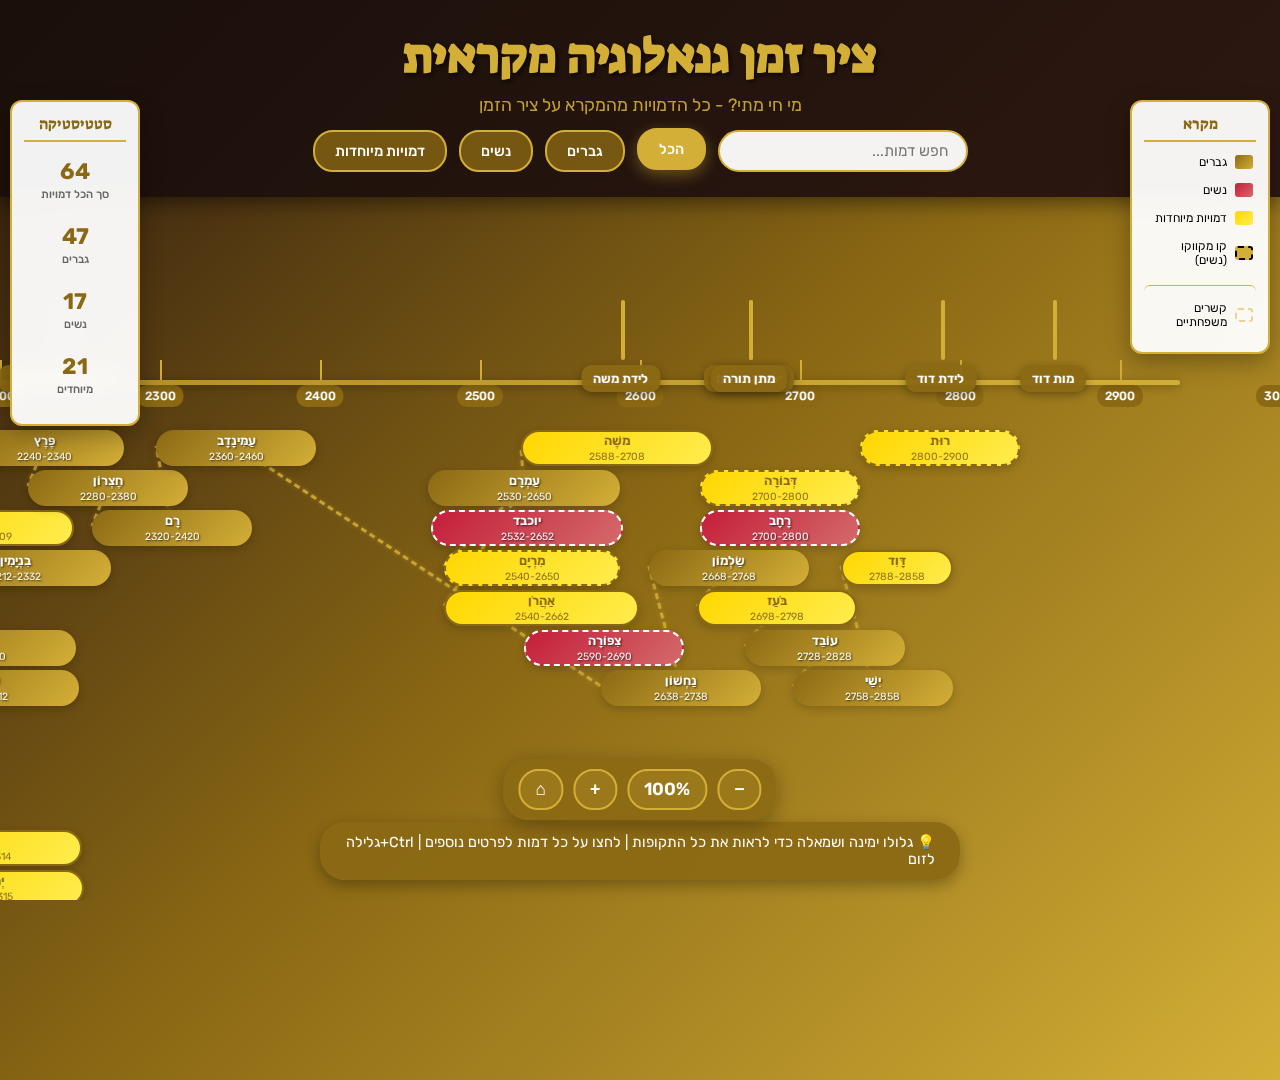
<file: 1/index.html>
<!DOCTYPE html>
<html lang="he" dir="rtl">
<head>
    <meta charset="UTF-8">
    <meta name="viewport" content="width=device-width, initial-scale=1.0">
    <title>ציר זמן גנאלוגיה מקראית | Biblical Genealogy Timeline</title>
    <link rel="stylesheet" href="css/styles.css">
</head>
<body>
    <div class="timeline-header">
        <h1 class="timeline-title">ציר זמן גנאלוגיה מקראית</h1>
        <p class="timeline-subtitle">מי חי מתי? - כל הדמויות מהמקרא על ציר הזמן</p>
        
        <div class="controls">
            <input type="text" class="search-input" id="searchInput" placeholder="חפש דמות...">
            <button class="filter-btn active" data-filter="all">הכל</button>
            <button class="filter-btn" data-filter="male">גברים</button>
            <button class="filter-btn" data-filter="female">נשים</button>
            <button class="filter-btn" data-filter="special">דמויות מיוחדות</button>
        </div>
    </div>
    
    <div class="timeline-wrapper">
        <div class="timeline-container">
            <div class="timeline-axis"></div>
            
            <div class="timeline-markers" id="timelineMarkers"></div>
            
            <div class="major-events" id="majorEvents"></div>
            
            <!-- Person bars and connections will be generated by JavaScript -->
        </div>
    </div>
    
    <div class="view-controls">
        <button class="zoom-btn" id="zoomOut" title="הקטן">−</button>
        <span class="zoom-btn" id="zoomLevel" style="cursor: default; min-width: 60px; text-align: center;">100%</span>
        <button class="zoom-btn" id="zoomIn" title="הגדל">+</button>
        <button class="zoom-btn" id="zoomReset" title="איפוס">⌂</button>
    </div>
    
    <div class="timeline-sidebar">
        <div class="sidebar-title">מקרא</div>
        <div class="legend-item">
            <div class="legend-color" style="background: linear-gradient(135deg, #8b6914, #d4af37);"></div>
            <span>גברים</span>
        </div>
        <div class="legend-item">
            <div class="legend-color" style="background: linear-gradient(135deg, #c41e3a, #d46a6a);"></div>
            <span>נשים</span>
        </div>
        <div class="legend-item">
            <div class="legend-color" style="background: linear-gradient(135deg, #ffd700, #ffed4e);"></div>
            <span>דמויות מיוחדות</span>
        </div>
        <div class="legend-item">
            <div class="legend-color" style="background: #d4af37; border-style: dashed; border-width: 2px; height: 14px;"></div>
            <span>קו מקווקו (נשים)</span>
        </div>
        <div class="legend-item" style="margin-top: 15px; padding-top: 15px; border-top: 1px solid #d4af37;">
            <div class="legend-color" style="background: transparent; border: 2px dashed rgba(212, 175, 55, 0.5); height: 14px;"></div>
            <span>קשרים משפחתיים</span>
        </div>
    </div>
    
    <div class="stats-panel">
        <div class="sidebar-title">סטטיסטיקה</div>
        <div class="stat-item">
            <span class="stat-number" id="totalCount">0</span>
            <div class="stat-label">סך הכל דמויות</div>
        </div>
        <div class="stat-item">
            <span class="stat-number" id="maleCount">0</span>
            <div class="stat-label">גברים</div>
        </div>
        <div class="stat-item">
            <span class="stat-number" id="femaleCount">0</span>
            <div class="stat-label">נשים</div>
        </div>
        <div class="stat-item">
            <span class="stat-number" id="specialCount">0</span>
            <div class="stat-label">מיוחדים</div>
        </div>
    </div>
    
    <div class="timeline-info">
        💡 גלולו ימינה ושמאלה כדי לראות את כל התקופות | לחצו על כל דמות לפרטים נוספים | Ctrl+גלילה לזום
    </div>
    
    <div class="modal" id="personModal">
        <div class="modal-content">
            <span class="close-modal" onclick="closeModal()">&times;</span>
            <div id="modalBody"></div>
        </div>
    </div>
    
    <script src="js/data.js"></script>
    <script src="js/app.js"></script>
</body>
</html>
</file>
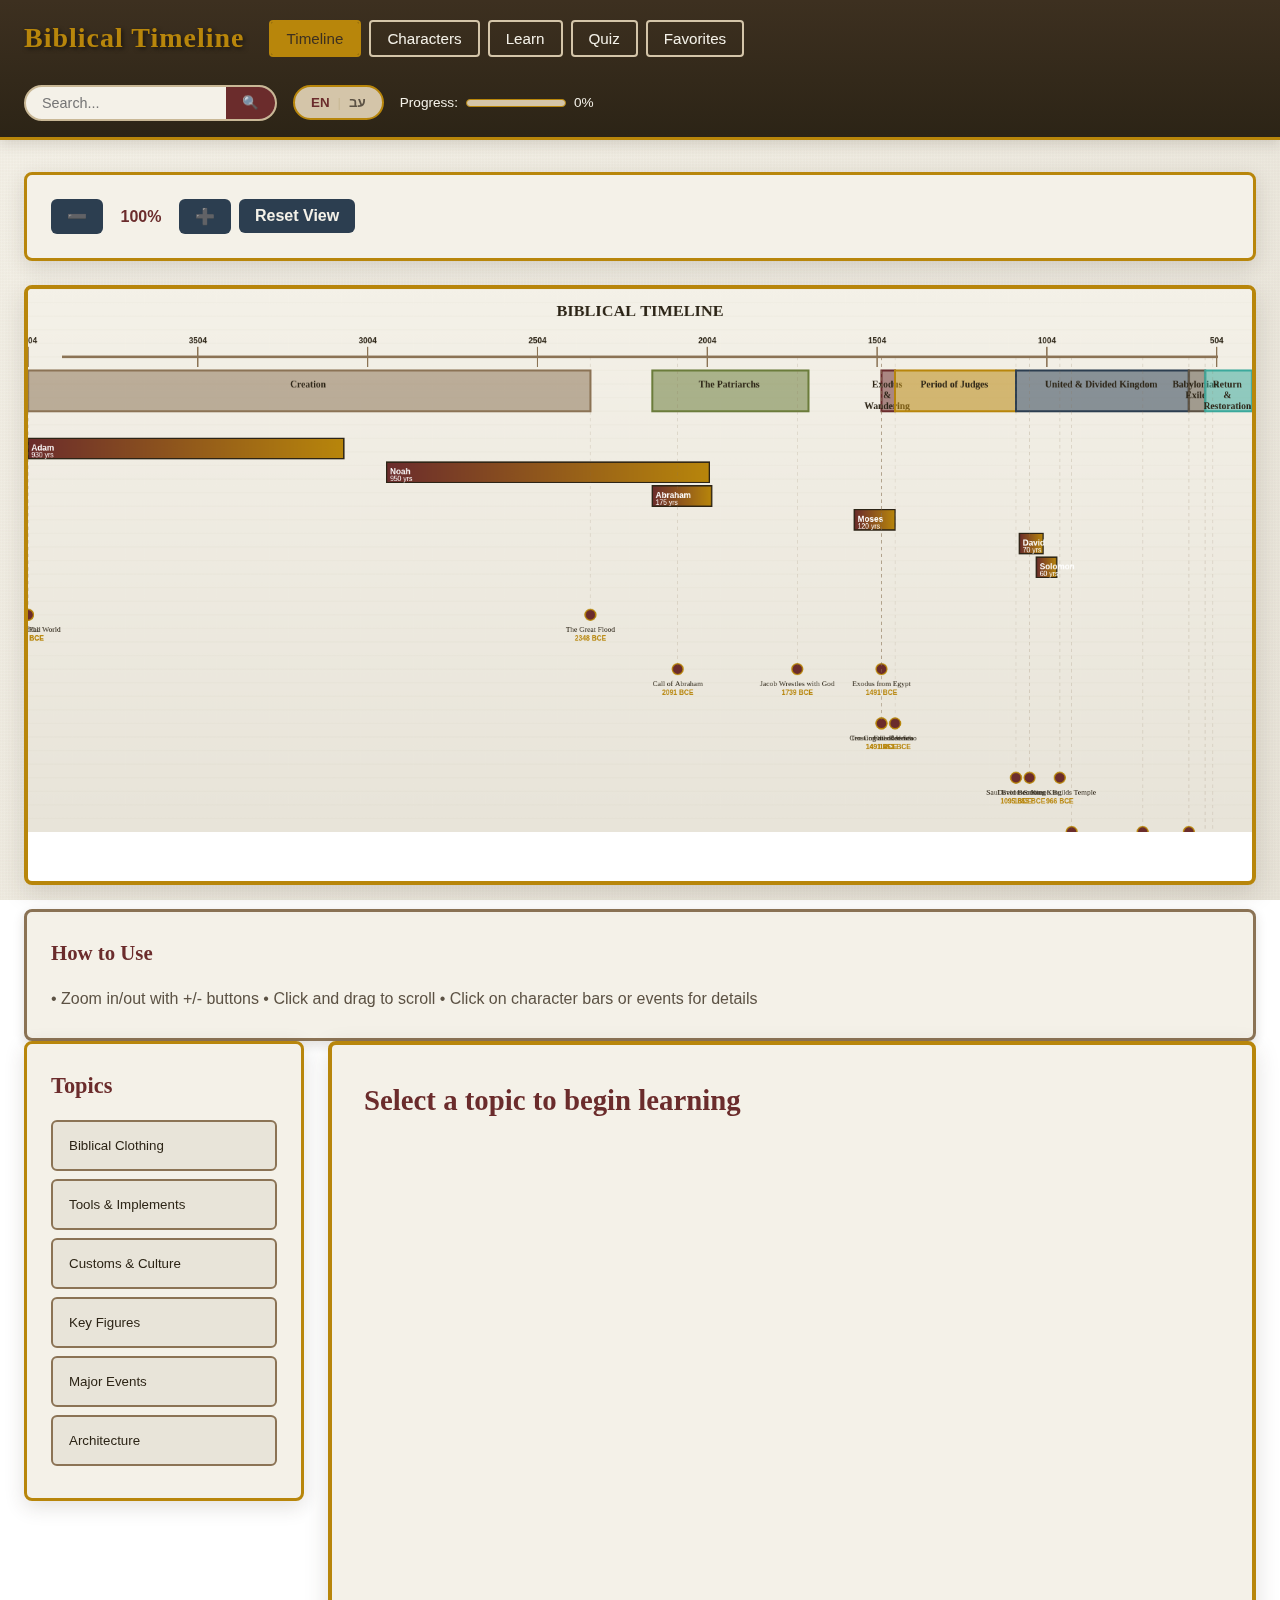
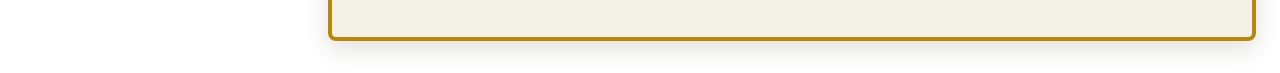
<file: bible-timeline-app-old/index.html>
<!DOCTYPE html>
<html lang="en" dir="ltr">
<head>
    <meta charset="UTF-8">
    <meta name="viewport" content="width=device-width, initial-scale=1.0">
    <title>Biblical Timeline Explorer | מחקר ציר הזמן המקראי</title>
    <link rel="stylesheet" href="css/styles.css">
    <link rel="stylesheet" href="css/timeline.css">
    <link rel="stylesheet" href="css/responsive.css">
</head>
<body>
    <!-- Navigation Bar -->
    <nav class="navbar">
        <div class="nav-container">
            <div class="logo">
                <h1 data-en="Biblical Timeline" data-he="ציר הזמן המקראי">Biblical Timeline</h1>
            </div>

            <div class="nav-menu">
                <button class="nav-btn active" data-page="timeline" data-en="Timeline" data-he="ציר זמן">Timeline</button>
                <button class="nav-btn" data-page="characters" data-en="Characters" data-he="דמויות">Characters</button>
                <button class="nav-btn" data-page="learn" data-en="Learn" data-he="למד">Learn</button>
                <button class="nav-btn" data-page="quiz" data-en="Quiz" data-he="חידון">Quiz</button>
                <button class="nav-btn" data-page="favorites" data-en="Favorites" data-he="מועדפים">Favorites</button>
            </div>

            <div class="nav-controls">
                <div class="search-box">
                    <input type="text" id="searchInput" placeholder="Search..." data-placeholder-en="Search..." data-placeholder-he="חפש...">
                    <button id="searchBtn">🔍</button>
                </div>

                <button class="lang-toggle" id="langToggle">
                    <span class="lang-option active" data-lang="en">EN</span>
                    <span class="lang-divider">|</span>
                    <span class="lang-option" data-lang="he">עב</span>
                </button>

                <div class="user-progress">
                    <span data-en="Progress:" data-he=":התקדמות">Progress:</span>
                    <div class="progress-bar">
                        <div class="progress-fill" id="progressFill"></div>
                    </div>
                    <span id="progressPercent">0%</span>
                </div>
            </div>
        </div>
    </nav>

    <!-- Main Content Area -->
    <main class="main-content">

        <!-- Timeline Page - Interactive Horizontal Bars -->
        <section id="timeline-page" class="page active">
            <div class="timeline-controls">
                <div class="zoom-controls">
                    <button id="zoomOut">➖</button>
                    <span id="zoomLevel">100%</span>
                    <button id="zoomIn">➕</button>
                    <button id="resetView" data-en="Reset View" data-he="איפוס תצוגה">Reset View</button>
                </div>
            </div>

            <div class="timeline-container" id="timelineContainer">
                <canvas id="timelineCanvas"></canvas>
            </div>

            <div class="timeline-legend">
                <h3 data-en="How to Use" data-he="איך להשתמש">How to Use</h3>
                <p data-en="• Zoom in/out with +/- buttons • Click and drag to scroll • Click on character bars or events for details"
                   data-he="• הגדל/הקטן עם כפתורי +/- • לחץ וגרור כדי לגלול • לחץ על פסי דמויות או אירועים לפרטים">
                   • Zoom in/out with +/- buttons • Click and drag to scroll • Click on character bars or events for details
                </p>
            </div>
        </section>

        <!-- Characters Page - Character Bubbles with Lifespans -->
        <section id="characters-page" class="page">
            <div class="characters-header">
                <h2 data-en="Biblical Characters & Lifespans" data-he="דמויות מקראיות ותקופות חיים">Biblical Characters & Lifespans</h2>
                <p data-en="Explore the lives, relationships, and contemporaries of biblical figures"
                   data-he="חקרו את החיים, היחסים והבני-זמננו של דמויות מקראיות">
                   Explore the lives, relationships, and contemporaries of biblical figures
                </p>
            </div>

            <div class="characters-filters">
                <button class="filter-btn active" data-filter="all" data-en="All" data-he="הכל">All</button>
                <button class="filter-btn" data-filter="patriarchs" data-en="Patriarchs" data-he="האבות">Patriarchs</button>
                <button class="filter-btn" data-filter="leaders" data-en="Leaders" data-he="מנהיגים">Leaders</button>
                <button class="filter-btn" data-filter="kings" data-en="Kings" data-he="מלכים">Kings</button>
                <button class="filter-btn" data-filter="prophets" data-en="Prophets" data-he="נביאים">Prophets</button>
            </div>

            <div class="characters-timeline-view" id="charactersTimelineView">
                <!-- Character bubbles will be positioned on a timeline -->
            </div>

            <div class="characters-grid" id="charactersGrid">
                <!-- Character cards will be dynamically added here -->
            </div>
        </section>

        <!-- Learn Page -->
        <section id="learn-page" class="page">
            <div class="learn-sidebar">
                <h2 data-en="Topics" data-he="נושאים">Topics</h2>
                <div class="topic-list" id="topicList">
                    <button class="topic-btn" data-topic="clothing" data-en="Biblical Clothing" data-he="לבוש מקראי">Biblical Clothing</button>
                    <button class="topic-btn" data-topic="tools" data-en="Tools & Implements" data-he="כלים וציוד">Tools & Implements</button>
                    <button class="topic-btn" data-topic="customs" data-en="Customs & Culture" data-he="מנהגים ותרבות">Customs & Culture</button>
                    <button class="topic-btn" data-topic="people" data-en="Key Figures" data-he="דמויות מרכזיות">Key Figures</button>
                    <button class="topic-btn" data-topic="events" data-en="Major Events" data-he="אירועים מרכזיים">Major Events</button>
                    <button class="topic-btn" data-topic="architecture" data-en="Architecture" data-he="אדריכלות">Architecture</button>
                </div>
            </div>

            <div class="learn-content" id="learnContent">
                <h2 data-en="Select a topic to begin learning" data-he="בחר נושא כדי להתחיל ללמוד">Select a topic to begin learning</h2>
            </div>
        </section>

        <!-- Quiz Page -->
        <section id="quiz-page" class="page">
            <div class="quiz-container">
                <div class="quiz-header">
                    <h2 data-en="Test Your Knowledge" data-he="בחן את הידע שלך">Test Your Knowledge</h2>
                    <div class="quiz-score">
                        <span data-en="Score:" data-he=":ניקוד">Score:</span>
                        <span id="quizScore">0</span>
                    </div>
                </div>

                <div class="quiz-difficulty">
                    <button class="difficulty-btn active" data-difficulty="easy" data-en="Easy" data-he="קל">Easy</button>
                    <button class="difficulty-btn" data-difficulty="medium" data-en="Medium" data-he="בינוני">Medium</button>
                    <button class="difficulty-btn" data-difficulty="hard" data-en="Hard" data-he="קשה">Hard</button>
                </div>

                <div class="quiz-content" id="quizContent">
                    <button class="start-quiz-btn" id="startQuiz" data-en="Start Quiz" data-he="התחל חידון">Start Quiz</button>
                </div>

                <div class="quiz-stats" id="quizStats"></div>
            </div>
        </section>

        <!-- Favorites Page -->
        <section id="favorites-page" class="page">
            <h2 data-en="Your Bookmarks & Favorites" data-he="הסימניות והמועדפים שלך">Your Bookmarks & Favorites</h2>
            <div class="favorites-container" id="favoritesContainer">
                <p class="empty-state" data-en="No favorites yet. Click the ⭐ icon on any item to bookmark it!" data-he="אין מועדפים עדיין. לחץ על אייקון ⭐ על כל פריט כדי לסמן אותו!">No favorites yet. Click the ⭐ icon on any item to bookmark it!</p>
            </div>
        </section>

    </main>

    <!-- Modal for detailed information -->
    <div class="modal" id="detailModal">
        <div class="modal-content">
            <button class="modal-close" id="modalClose">✕</button>
            <button class="modal-favorite" id="modalFavorite">⭐</button>
            <div class="modal-body" id="modalBody"></div>
        </div>
    </div>

    <!-- Character Detail Modal with Lifespan -->
    <div class="modal character-modal" id="characterModal">
        <div class="modal-content character-modal-content">
            <button class="modal-close" onclick="document.getElementById('characterModal').classList.remove('active')">✕</button>
            <button class="modal-favorite" id="characterFavorite">⭐</button>
            <div class="character-modal-body" id="characterModalBody"></div>
        </div>
    </div>

    <!-- Loading Overlay -->
    <div class="loading-overlay" id="loadingOverlay">
        <div class="loader"></div>
        <p data-en="Loading..." data-he="...טוען">Loading...</p>
    </div>

    <!-- Scripts -->
    <script src="js/data.js"></script>
    <script src="js/language.js"></script>
    <script src="js/timeline.js"></script>
    <script src="js/characters.js"></script>
    <script src="js/learn.js"></script>
    <script src="js/quiz.js"></script>
    <script src="js/favorites.js"></script>
    <script src="js/search.js"></script>
    <script src="js/progress.js"></script>
    <script src="js/app.js"></script>
</body>
</html>
</file>
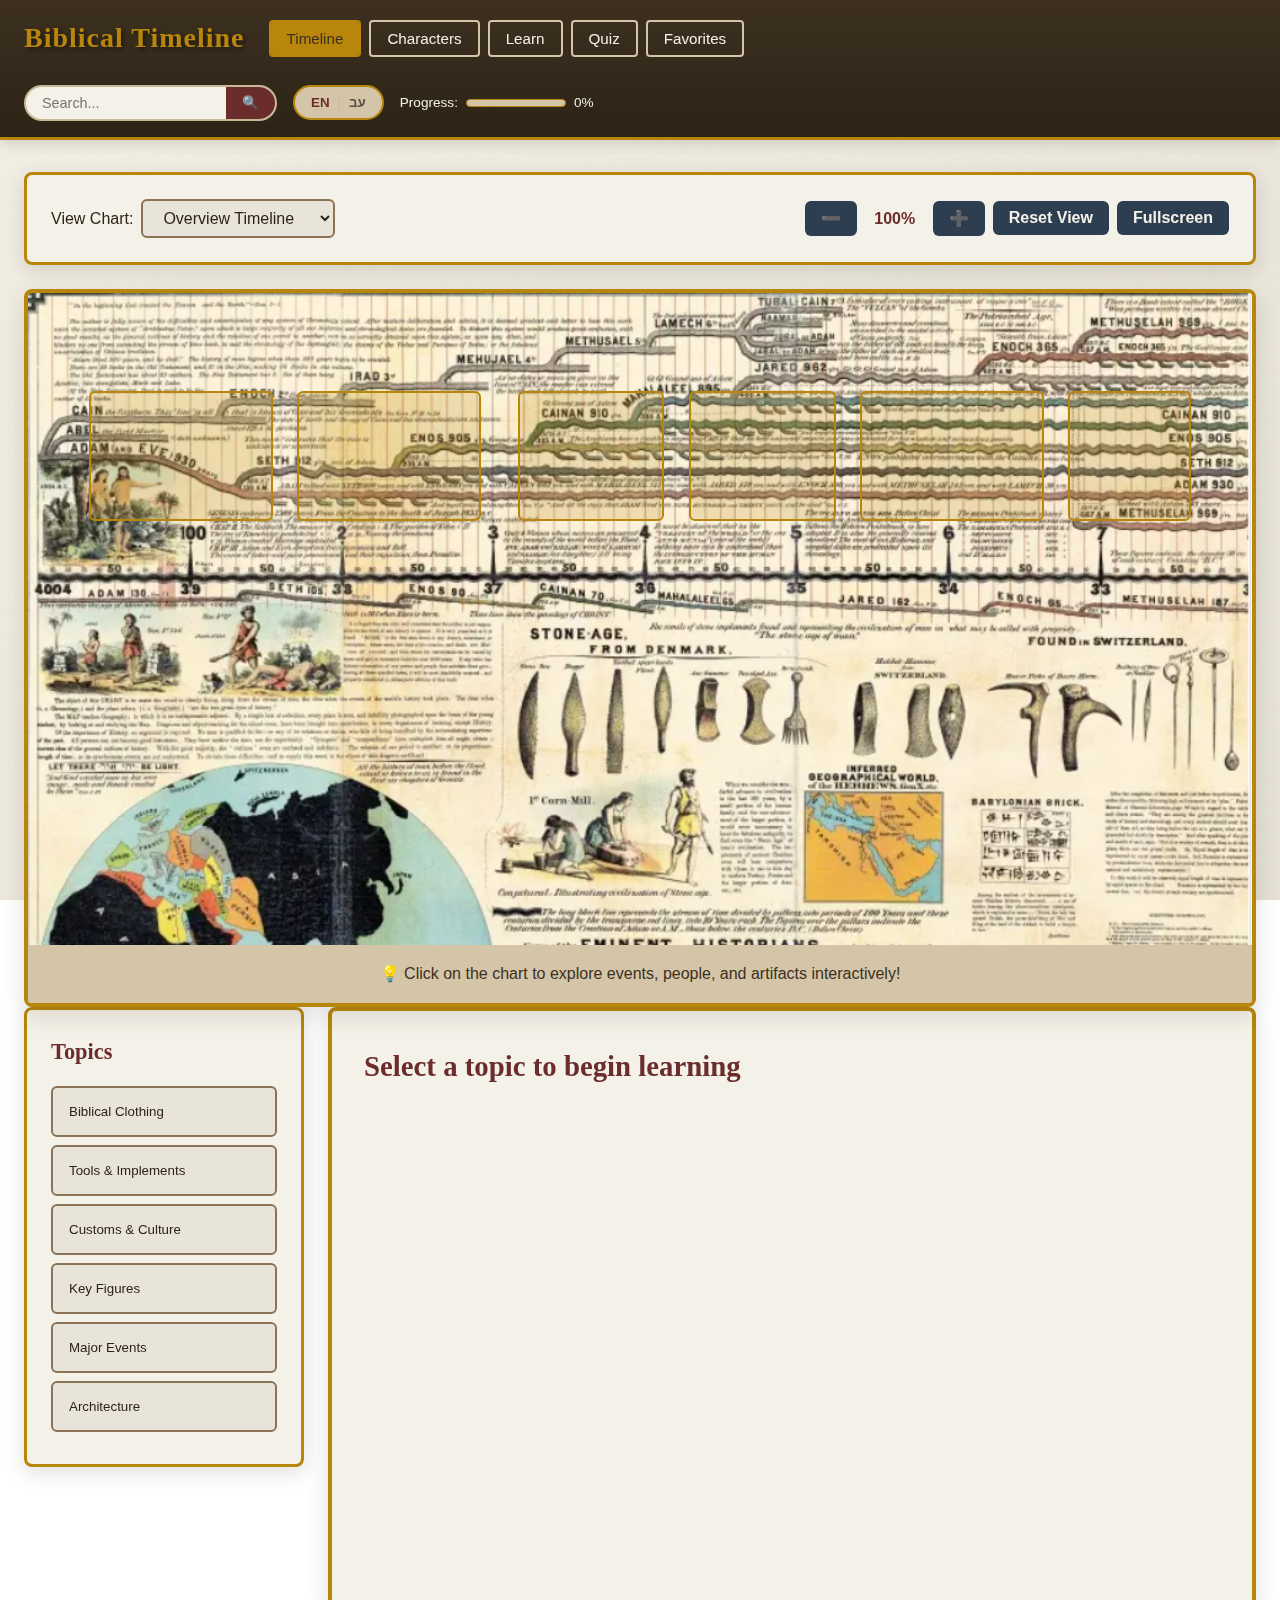
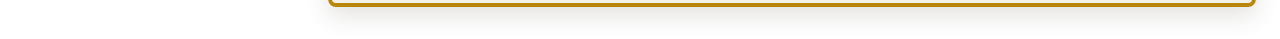
<file: bible-timeline-app/index.html>
<!DOCTYPE html>
<html lang="en" dir="ltr">
<head>
    <meta charset="UTF-8">
    <meta name="viewport" content="width=device-width, initial-scale=1.0">
    <title>Biblical Timeline Explorer | מחקר ציר הזמן המקראי</title>
    <link rel="stylesheet" href="css/styles.css">
    <link rel="stylesheet" href="css/timeline.css">
    <link rel="stylesheet" href="css/responsive.css">
</head>
<body>
    <!-- Navigation Bar -->
    <nav class="navbar">
        <div class="nav-container">
            <div class="logo">
                <h1 data-en="Biblical Timeline" data-he="ציר הזמן המקראי">Biblical Timeline</h1>
            </div>

            <div class="nav-menu">
                <button class="nav-btn active" data-page="timeline" data-en="Timeline" data-he="ציר זמן">Timeline</button>
                <button class="nav-btn" data-page="characters" data-en="Characters" data-he="דמויות">Characters</button>
                <button class="nav-btn" data-page="learn" data-en="Learn" data-he="למד">Learn</button>
                <button class="nav-btn" data-page="quiz" data-en="Quiz" data-he="חידון">Quiz</button>
                <button class="nav-btn" data-page="favorites" data-en="Favorites" data-he="מועדפים">Favorites</button>
            </div>

            <div class="nav-controls">
                <div class="search-box">
                    <input type="text" id="searchInput" placeholder="Search..." data-placeholder-en="Search..." data-placeholder-he="חפש...">
                    <button id="searchBtn">🔍</button>
                </div>

                <button class="lang-toggle" id="langToggle">
                    <span class="lang-option active" data-lang="en">EN</span>
                    <span class="lang-divider">|</span>
                    <span class="lang-option" data-lang="he">עב</span>
                </button>

                <div class="user-progress">
                    <span data-en="Progress:" data-he=":התקדמות">Progress:</span>
                    <div class="progress-bar">
                        <div class="progress-fill" id="progressFill"></div>
                    </div>
                    <span id="progressPercent">0%</span>
                </div>
            </div>
        </div>
    </nav>

    <!-- Main Content Area -->
    <main class="main-content">

        <!-- Timeline Page - Chart Based -->
        <section id="timeline-page" class="page active">
            <div class="timeline-controls">
                <div class="control-group">
                    <label data-en="View Chart:" data-he=":בחר תרשים">View Chart:</label>
                    <select id="chartSelector" class="chart-select">
                        <option value="overview">Overview Timeline</option>
                        <option value="detailed">Detailed Events</option>
                        <option value="people">People & Lifespans</option>
                        <option value="culture">Culture & Artifacts</option>
                    </select>
                </div>

                <div class="zoom-controls">
                    <button id="zoomOut">➖</button>
                    <span id="zoomLevel">100%</span>
                    <button id="zoomIn">➕</button>
                    <button id="resetView" data-en="Reset View" data-he="איפוס תצוגה">Reset View</button>
                    <button id="fullscreen" data-en="Fullscreen" data-he="מסך מלא">⛶</button>
                </div>
            </div>

            <!-- Interactive Chart Container -->
            <div class="chart-viewer" id="chartViewer">
                <div class="chart-container" id="chartContainer">
                    <img id="chartImage" src="infoimage/Screenshot 2025-11-11 074429.png" alt="Biblical Timeline Chart">
                    <!-- Interactive hotspots will be added dynamically -->
                    <div class="chart-hotspots" id="chartHotspots"></div>
                </div>

                <!-- Chart Legend/Guide -->
                <div class="chart-guide" id="chartGuide">
                    <p data-en="💡 Click on the chart to explore events, people, and artifacts interactively!"
                       data-he="!💡 לחץ על התרשים כדי לחקור אירועים, אנשים וחפצים באופן אינטראקטיבי">
                       💡 Click on the chart to explore events, people, and artifacts interactively!
                    </p>
                </div>
            </div>
        </section>

        <!-- Characters Page - Character Bubbles with Lifespans -->
        <section id="characters-page" class="page">
            <div class="characters-header">
                <h2 data-en="Biblical Characters & Lifespans" data-he="דמויות מקראיות ותקופות חיים">Biblical Characters & Lifespans</h2>
                <p data-en="Explore the lives, relationships, and contemporaries of biblical figures"
                   data-he="חקרו את החיים, היחסים והבני-זמננו של דמויות מקראיות">
                   Explore the lives, relationships, and contemporaries of biblical figures
                </p>
            </div>

            <div class="characters-filters">
                <button class="filter-btn active" data-filter="all" data-en="All" data-he="הכל">All</button>
                <button class="filter-btn" data-filter="patriarchs" data-en="Patriarchs" data-he="האבות">Patriarchs</button>
                <button class="filter-btn" data-filter="leaders" data-en="Leaders" data-he="מנהיגים">Leaders</button>
                <button class="filter-btn" data-filter="kings" data-en="Kings" data-he="מלכים">Kings</button>
                <button class="filter-btn" data-filter="prophets" data-en="Prophets" data-he="נביאים">Prophets</button>
            </div>

            <div class="characters-timeline-view" id="charactersTimelineView">
                <!-- Character bubbles will be positioned on a timeline -->
            </div>

            <div class="characters-grid" id="charactersGrid">
                <!-- Character cards will be dynamically added here -->
            </div>
        </section>

        <!-- Learn Page -->
        <section id="learn-page" class="page">
            <div class="learn-sidebar">
                <h2 data-en="Topics" data-he="נושאים">Topics</h2>
                <div class="topic-list" id="topicList">
                    <button class="topic-btn" data-topic="clothing" data-en="Biblical Clothing" data-he="לבוש מקראי">Biblical Clothing</button>
                    <button class="topic-btn" data-topic="tools" data-en="Tools & Implements" data-he="כלים וציוד">Tools & Implements</button>
                    <button class="topic-btn" data-topic="customs" data-en="Customs & Culture" data-he="מנהגים ותרבות">Customs & Culture</button>
                    <button class="topic-btn" data-topic="people" data-en="Key Figures" data-he="דמויות מרכזיות">Key Figures</button>
                    <button class="topic-btn" data-topic="events" data-en="Major Events" data-he="אירועים מרכזיים">Major Events</button>
                    <button class="topic-btn" data-topic="architecture" data-en="Architecture" data-he="אדריכלות">Architecture</button>
                </div>
            </div>

            <div class="learn-content" id="learnContent">
                <h2 data-en="Select a topic to begin learning" data-he="בחר נושא כדי להתחיל ללמוד">Select a topic to begin learning</h2>
            </div>
        </section>

        <!-- Quiz Page -->
        <section id="quiz-page" class="page">
            <div class="quiz-container">
                <div class="quiz-header">
                    <h2 data-en="Test Your Knowledge" data-he="בחן את הידע שלך">Test Your Knowledge</h2>
                    <div class="quiz-score">
                        <span data-en="Score:" data-he=":ניקוד">Score:</span>
                        <span id="quizScore">0</span>
                    </div>
                </div>

                <div class="quiz-difficulty">
                    <button class="difficulty-btn active" data-difficulty="easy" data-en="Easy" data-he="קל">Easy</button>
                    <button class="difficulty-btn" data-difficulty="medium" data-en="Medium" data-he="בינוני">Medium</button>
                    <button class="difficulty-btn" data-difficulty="hard" data-en="Hard" data-he="קשה">Hard</button>
                </div>

                <div class="quiz-content" id="quizContent">
                    <button class="start-quiz-btn" id="startQuiz" data-en="Start Quiz" data-he="התחל חידון">Start Quiz</button>
                </div>

                <div class="quiz-stats" id="quizStats"></div>
            </div>
        </section>

        <!-- Favorites Page -->
        <section id="favorites-page" class="page">
            <h2 data-en="Your Bookmarks & Favorites" data-he="הסימניות והמועדפים שלך">Your Bookmarks & Favorites</h2>
            <div class="favorites-container" id="favoritesContainer">
                <p class="empty-state" data-en="No favorites yet. Click the ⭐ icon on any item to bookmark it!" data-he="אין מועדפים עדיין. לחץ על אייקון ⭐ על כל פריט כדי לסמן אותו!">No favorites yet. Click the ⭐ icon on any item to bookmark it!</p>
            </div>
        </section>

    </main>

    <!-- Modal for detailed information -->
    <div class="modal" id="detailModal">
        <div class="modal-content">
            <button class="modal-close" id="modalClose">✕</button>
            <button class="modal-favorite" id="modalFavorite">⭐</button>
            <div class="modal-body" id="modalBody"></div>
        </div>
    </div>

    <!-- Character Detail Modal with Lifespan -->
    <div class="modal character-modal" id="characterModal">
        <div class="modal-content character-modal-content">
            <button class="modal-close" onclick="document.getElementById('characterModal').classList.remove('active')">✕</button>
            <button class="modal-favorite" id="characterFavorite">⭐</button>
            <div class="character-modal-body" id="characterModalBody"></div>
        </div>
    </div>

    <!-- Loading Overlay -->
    <div class="loading-overlay" id="loadingOverlay">
        <div class="loader"></div>
        <p data-en="Loading..." data-he="...טוען">Loading...</p>
    </div>

    <!-- Scripts -->
    <script src="js/data.js"></script>
    <script src="js/language.js"></script>
    <script src="js/chart-timeline.js"></script>
    <script src="js/characters.js"></script>
    <script src="js/learn.js"></script>
    <script src="js/quiz.js"></script>
    <script src="js/favorites.js"></script>
    <script src="js/search.js"></script>
    <script src="js/progress.js"></script>
    <script src="js/app.js"></script>
</body>
</html>
</file>
<file: 1/css/styles.css>
@import url('https://fonts.googleapis.com/css2?family=Suez+One:wght@400&family=Rubik:wght@300;400;500;700&display=swap');

* {
    margin: 0;
    padding: 0;
    box-sizing: border-box;
}

body {
    font-family: 'Rubik', sans-serif;
    background: linear-gradient(135deg, #2c1810 0%, #8b6914 50%, #d4af37 100%);
    overflow: hidden;
    min-height: 100vh;
    direction: rtl;
}

.timeline-header {
    text-align: center;
    padding: 25px 20px;
    background: linear-gradient(135deg, #1a0f0a, #2c1810);
    color: #d4af37;
    position: fixed;
    top: 0;
    left: 0;
    right: 0;
    z-index: 1000;
    box-shadow: 0 5px 20px rgba(0,0,0,0.5);
}

.timeline-title {
    font-family: 'Suez One', serif;
    font-size: 3rem;
    margin-bottom: 8px;
    text-shadow: 2px 2px 4px rgba(0,0,0,0.7);
    animation: titleGlow 2s ease-in-out infinite alternate;
}

@keyframes titleGlow {
    from {
        text-shadow: 2px 2px 4px rgba(0,0,0,0.7), 0 0 20px #d4af37;
    }
    to {
        text-shadow: 2px 2px 4px rgba(0,0,0,0.7), 0 0 30px #d4af37, 0 0 40px #d4af37;
    }
}

.timeline-subtitle {
    font-size: 1.1rem;
    opacity: 0.9;
    margin-bottom: 15px;
}

.controls {
    display: flex;
    justify-content: center;
    gap: 12px;
    flex-wrap: wrap;
    margin-top: 15px;
    animation: slideInDown 0.8s ease-out;
}

@keyframes slideInDown {
    from {
        opacity: 0;
        transform: translateY(-30px);
    }
    to {
        opacity: 1;
        transform: translateY(0);
    }
}

.search-input {
    padding: 10px 18px;
    border: 2px solid #d4af37;
    border-radius: 25px;
    background: rgba(255, 255, 255, 0.95);
    font-size: 0.95rem;
    min-width: 250px;
    font-family: 'Rubik', sans-serif;
    transition: all 0.3s ease;
}

.search-input:focus {
    outline: none;
    border-color: #ffd700;
    box-shadow: 0 0 15px rgba(212, 175, 55, 0.5);
    background: white;
}

.filter-btn {
    padding: 10px 20px;
    border: 2px solid #d4af37;
    border-radius: 20px;
    background: rgba(139, 105, 20, 0.8);
    color: white;
    font-weight: 500;
    cursor: pointer;
    transition: all 0.3s ease;
    font-family: 'Rubik', sans-serif;
    font-size: 0.9rem;
}

.filter-btn:hover, .filter-btn.active {
    background: #d4af37;
    transform: translateY(-2px);
    box-shadow: 0 5px 15px rgba(212, 175, 55, 0.4);
}

.view-controls {
    position: fixed;
    bottom: 80px;
    left: 50%;
    transform: translateX(-50%);
    display: flex;
    gap: 10px;
    z-index: 1000;
    background: rgba(139, 105, 20, 0.9);
    padding: 10px 15px;
    border-radius: 25px;
    box-shadow: 0 5px 20px rgba(0,0,0,0.3);
}

.zoom-btn {
    padding: 8px 15px;
    border: 2px solid #d4af37;
    border-radius: 20px;
    background: rgba(212, 175, 55, 0.2);
    color: white;
    font-weight: 600;
    cursor: pointer;
    transition: all 0.3s ease;
    font-size: 1.1rem;
}

.zoom-btn:hover {
    background: #d4af37;
    transform: scale(1.1);
}

.timeline-wrapper {
    position: relative;
    width: 100%;
    height: calc(100vh - 180px);
    margin-top: 180px;
    overflow: auto;
    cursor: grab;
    overflow-x: scroll;
    overflow-y: scroll;
}

.timeline-wrapper:active {
    cursor: grabbing;
}

.timeline-container {
    position: relative;
    padding: 50px 20px;
    min-width: 5000px;
    width: 5000px;
    min-height: 1500px;
    transform-origin: top right;
    transition: transform 0.1s ease-out;
}

.timeline-axis {
    position: absolute;
    top: 200px;
    left: 100px;
    width: calc(100% - 200px);
    height: 5px;
    background: linear-gradient(90deg, #d4af37, #8b6914, #d4af37);
    border-radius: 3px;
    box-shadow: 0 2px 10px rgba(0,0,0,0.3);
    z-index: 10;
}

.timeline-markers {
    position: absolute;
    top: 180px;
    left: 100px;
    width: calc(100% - 200px);
    height: 40px;
    z-index: 5;
}

.time-marker {
    position: absolute;
    top: 0;
    width: 2px;
    height: 20px;
    background: #d4af37;
}

.time-label {
    position: absolute;
    top: 25px;
    transform: translateX(-50%);
    background: #8b6914;
    color: white;
    padding: 4px 8px;
    border-radius: 10px;
    font-size: 0.75rem;
    font-weight: 500;
    white-space: nowrap;
    cursor: pointer;
    transition: all 0.3s ease;
}

.time-label:hover {
    background: #d4af37;
    transform: translateX(-50%) scale(1.1);
}

.era-section {
    position: absolute;
    background: rgba(212, 175, 55, 0.1);
    border: 2px solid #d4af37;
    border-radius: 10px;
    backdrop-filter: blur(5px);
}

.era-label {
    position: absolute;
    top: -30px;
    left: 50%;
    transform: translateX(-50%);
    background: linear-gradient(135deg, #8b6914, #d4af37);
    color: white;
    padding: 8px 16px;
    border-radius: 15px;
    font-weight: 700;
    font-size: 0.9rem;
    box-shadow: 0 3px 10px rgba(0,0,0,0.3);
}

.person-bar {
    position: absolute;
    height: 36px;
    border-radius: 18px;
    cursor: pointer;
    transition: all 0.3s cubic-bezier(0.175, 0.885, 0.32, 1.275);
    display: flex;
    flex-direction: column;
    align-items: center;
    justify-content: center;
    padding: 3px 10px;
    font-size: 0.75rem;
    font-weight: 500;
    color: white;
    text-shadow: 1px 1px 2px rgba(0,0,0,0.7);
    box-shadow: 0 3px 10px rgba(0,0,0,0.2);
    animation: fadeInUp 0.6s ease-out;
    animation-fill-mode: both;
    z-index: 20;
    min-width: 70px;
    line-height: 1.3;
}

.person-name {
    font-weight: 600;
    font-size: 0.8rem;
    white-space: nowrap;
}

.person-years {
    font-weight: 400;
    font-size: 0.65rem;
    opacity: 0.9;
    white-space: nowrap;
}

@keyframes fadeInUp {
    from {
        opacity: 0;
        transform: translateY(30px);
    }
    to {
        opacity: 1;
        transform: translateY(0);
    }
}

@keyframes pulse {
    0% {
        transform: scale(1);
    }
    50% {
        transform: scale(1.05);
    }
    100% {
        transform: scale(1);
    }
}

.person-bar:hover {
    transform: translateY(-5px) scale(1.1);
    box-shadow: 0 12px 30px rgba(0,0,0,0.4);
    z-index: 200;
    animation: pulse 0.6s ease-in-out;
}

.person-bar.special:hover {
    animation: goldGlow 1s ease-in-out infinite alternate;
}

@keyframes goldGlow {
    from {
        box-shadow: 0 0 20px #ffd700;
    }
    to {
        box-shadow: 0 0 30px #ffd700, 0 0 40px #ffd700;
    }
}

.person-bar.male {
    background: linear-gradient(135deg, #8b6914, #d4af37);
}

.person-bar.female {
    background: linear-gradient(135deg, #c41e3a, #d46a6a);
}

.person-bar.special {
    background: linear-gradient(135deg, #ffd700, #ffed4e);
    color: #8b6914;
    text-shadow: none;
    font-weight: 700;
    border: 2px solid #8b6914;
}

.person-bar.woman {
    border-style: dashed;
    border-width: 2px;
}

.person-bar::before {
    content: attr(data-name);
    position: absolute;
    top: -40px;
    left: 50%;
    transform: translateX(-50%);
    background: rgba(0,0,0,0.9);
    color: white;
    padding: 6px 12px;
    border-radius: 10px;
    font-size: 0.8rem;
    white-space: nowrap;
    opacity: 0;
    transition: opacity 0.3s ease;
    pointer-events: none;
    z-index: 300;
    box-shadow: 0 3px 10px rgba(0,0,0,0.5);
}

.person-bar:hover::before {
    opacity: 1;
}

.family-connection {
    position: absolute;
    stroke: rgba(212, 175, 55, 0.85);
    stroke-width: 3;
    pointer-events: none;
    z-index: 1;
    filter: drop-shadow(0 0 2px rgba(212, 175, 55, 0.5));
}

.major-events {
    position: absolute;
    top: 120px;
    left: 100px;
    width: calc(100% - 200px);
    height: 60px;
    z-index: 15;
}

.event-marker {
    position: absolute;
    top: 0;
    width: 4px;
    height: 60px;
    background: #d4af37;
    border-radius: 2px;
    cursor: pointer;
    transition: all 0.3s ease;
}

.event-marker:hover {
    width: 6px;
    background: #ffd700;
    box-shadow: 0 0 10px #ffd700;
}

.event-label {
    position: absolute;
    top: 65px;
    left: 50%;
    transform: translateX(-50%);
    background: rgba(139, 105, 20, 0.95);
    color: white;
    padding: 6px 12px;
    border-radius: 10px;
    font-size: 0.8rem;
    font-weight: 600;
    text-align: center;
    white-space: nowrap;
    box-shadow: 0 3px 10px rgba(0,0,0,0.3);
    cursor: pointer;
    transition: all 0.3s ease;
}

.event-label:hover {
    background: #d4af37;
    transform: translateX(-50%) scale(1.1);
}

.timeline-sidebar {
    position: fixed;
    right: 10px;
    top: 100px;
    background: rgba(255, 255, 255, 0.95);
    border: 2px solid #d4af37;
    border-radius: 12px;
    padding: 12px;
    width: 140px;
    box-shadow: 0 8px 25px rgba(0,0,0,0.3);
    z-index: 1000;
    transition: all 0.3s ease;
    backdrop-filter: blur(10px);
    font-size: 0.85rem;
}

.sidebar-title {
    font-family: 'Suez One', serif;
    color: #8b6914;
    font-size: 0.95rem;
    margin-bottom: 10px;
    text-align: center;
    border-bottom: 2px solid #d4af37;
    padding-bottom: 6px;
}

.legend-item {
    display: flex;
    align-items: center;
    margin: 8px 0;
    font-size: 0.75rem;
    padding: 3px;
    border-radius: 6px;
    transition: background 0.3s ease;
}

.legend-item:hover {
    background: rgba(212, 175, 55, 0.1);
}

.legend-color {
    width: 18px;
    height: 14px;
    border-radius: 3px;
    margin-left: 8px;
    flex-shrink: 0;
}

.timeline-sidebar:hover, .stats-panel:hover {
    transform: translateY(-5px) scale(1.02);
    box-shadow: 0 15px 35px rgba(0,0,0,0.3);
}

.stats-panel {
    position: fixed;
    left: 10px;
    top: 100px;
    background: rgba(255, 255, 255, 0.95);
    border: 2px solid #d4af37;
    border-radius: 12px;
    padding: 12px;
    width: 130px;
    box-shadow: 0 8px 25px rgba(0,0,0,0.3);
    z-index: 1000;
    transition: all 0.3s ease;
    backdrop-filter: blur(10px);
    font-size: 0.85rem;
}

.stat-item {
    text-align: center;
    margin: 10px 0;
    padding: 6px;
    border-radius: 8px;
    transition: background 0.3s ease;
}

.stat-item:hover {
    background: rgba(212, 175, 55, 0.1);
}

.stat-number {
    display: block;
    font-size: 1.4rem;
    font-weight: 700;
    color: #8b6914;
    margin-bottom: 3px;
}

.stat-label {
    font-size: 0.7rem;
    color: #666;
    font-weight: 500;
}

.modal {
    display: none;
    position: fixed;
    top: 0;
    left: 0;
    width: 100%;
    height: 100%;
    background: rgba(0,0,0,0.85);
    z-index: 2000;
    align-items: center;
    justify-content: center;
    backdrop-filter: blur(5px);
    animation: fadeIn 0.3s ease;
}

@keyframes fadeIn {
    from {
        opacity: 0;
    }
    to {
        opacity: 1;
    }
}

.modal-content {
    background: linear-gradient(145deg, #ffffff, #f8f6f0);
    border: 5px solid #8b6914;
    border-radius: 20px;
    padding: 35px;
    max-width: 650px;
    max-height: 85vh;
    overflow-y: auto;
    box-shadow: 0 20px 60px rgba(0,0,0,0.6);
    position: relative;
    margin: 20px;
    animation: slideUp 0.4s ease;
}

@keyframes slideUp {
    from {
        transform: translateY(50px);
        opacity: 0;
    }
    to {
        transform: translateY(0);
        opacity: 1;
    }
}

.close-modal {
    position: absolute;
    top: 15px;
    left: 20px;
    font-size: 2.5rem;
    font-weight: 700;
    color: #8b6914;
    cursor: pointer;
    transition: all 0.3s ease;
    width: 40px;
    height: 40px;
    display: flex;
    align-items: center;
    justify-content: center;
    border-radius: 50%;
}

.close-modal:hover {
    color: #d4af37;
    background: rgba(212, 175, 55, 0.1);
    transform: rotate(90deg);
}

.timeline-info {
    position: fixed;
    bottom: 20px;
    left: 50%;
    transform: translateX(-50%);
    background: rgba(139, 105, 20, 0.95);
    color: white;
    padding: 12px 25px;
    border-radius: 25px;
    font-size: 0.9rem;
    z-index: 999;
    box-shadow: 0 5px 15px rgba(0,0,0,0.3);
    backdrop-filter: blur(10px);
}

@media (max-width: 768px) {
    .timeline-container {
        min-width: 4000px;
        width: 4000px;
    }
    
    .timeline-title {
        font-size: 2rem;
    }
    
    .timeline-subtitle {
        font-size: 0.9rem;
    }
    
    .timeline-sidebar, .stats-panel {
        position: relative;
        right: auto;
        left: auto;
        top: auto;
        transform: none;
        margin: 20px auto;
        width: auto;
        max-width: 300px;
    }
    
    .controls {
        flex-direction: column;
        align-items: center;
    }
    
    .search-input {
        min-width: 200px;
        width: 90%;
    }
    
    .view-controls {
        bottom: 60px;
    }
}
</file>
<file: bible-timeline-app-old/css/styles.css>
/* ============================================
   BIBLICAL TIMELINE - MODERN VINTAGE FUSION
   ============================================ */

/* CSS Variables for Theme */
:root {
    /* Vintage Colors */
    --vintage-cream: #f4f1e8;
    --vintage-paper: #e8e4d9;
    --vintage-tan: #d4c5a9;
    --vintage-brown: #8b7355;
    --vintage-dark: #3d3020;
    --vintage-burgundy: #6b2c2c;
    --vintage-navy: #2c3e50;
    --vintage-gold: #b8860b;
    --vintage-olive: #6b7c3b;

    /* Modern Accents */
    --modern-blue: #4a90e2;
    --modern-teal: #3ba99c;
    --modern-orange: #e67e22;

    /* UI Colors */
    --text-primary: #2c2416;
    --text-secondary: #5c5244;
    --border-color: #c9b896;
    --shadow: rgba(61, 48, 32, 0.15);
    --overlay: rgba(244, 241, 232, 0.95);

    /* Spacing */
    --spacing-xs: 0.25rem;
    --spacing-sm: 0.5rem;
    --spacing-md: 1rem;
    --spacing-lg: 1.5rem;
    --spacing-xl: 2rem;

    /* Typography */
    --font-display: 'Georgia', 'Garamond', serif;
    --font-body: -apple-system, BlinkMacSystemFont, 'Segoe UI', sans-serif;
    --font-mono: 'Courier New', monospace;
}

/* Reset & Base Styles */
* {
    margin: 0;
    padding: 0;
    box-sizing: border-box;
}

body {
    font-family: var(--font-body);
    background: linear-gradient(135deg, var(--vintage-cream) 0%, var(--vintage-paper) 100%);
    background-attachment: fixed;
    color: var(--text-primary);
    line-height: 1.6;
    overflow-x: hidden;
}

/* Add vintage paper texture */
body::before {
    content: '';
    position: fixed;
    top: 0;
    left: 0;
    width: 100%;
    height: 100%;
    background-image:
        repeating-linear-gradient(90deg, rgba(139, 115, 85, 0.03) 0px, transparent 1px, transparent 2px, rgba(139, 115, 85, 0.03) 3px),
        repeating-linear-gradient(0deg, rgba(139, 115, 85, 0.03) 0px, transparent 1px, transparent 2px, rgba(139, 115, 85, 0.03) 3px);
    pointer-events: none;
    z-index: 1;
}

/* Navigation Bar */
.navbar {
    background: linear-gradient(180deg, var(--vintage-dark) 0%, #2c2416 100%);
    border-bottom: 3px solid var(--vintage-gold);
    box-shadow: 0 4px 12px var(--shadow);
    position: sticky;
    top: 0;
    z-index: 100;
    padding: var(--spacing-md) 0;
}

.nav-container {
    max-width: 1400px;
    margin: 0 auto;
    padding: 0 var(--spacing-lg);
    display: flex;
    align-items: center;
    gap: var(--spacing-lg);
    flex-wrap: wrap;
}

.logo h1 {
    font-family: var(--font-display);
    color: var(--vintage-gold);
    font-size: 1.75rem;
    text-shadow: 2px 2px 4px rgba(0, 0, 0, 0.5);
    letter-spacing: 1px;
    margin: 0;
}

.nav-menu {
    display: flex;
    gap: var(--spacing-sm);
    flex: 1;
}

.nav-btn {
    background: transparent;
    border: 2px solid var(--vintage-tan);
    color: var(--vintage-cream);
    padding: var(--spacing-sm) var(--spacing-md);
    font-size: 0.95rem;
    font-weight: 500;
    cursor: pointer;
    border-radius: 4px;
    transition: all 0.3s ease;
    position: relative;
    overflow: hidden;
}

.nav-btn::before {
    content: '';
    position: absolute;
    top: 50%;
    left: 50%;
    width: 0;
    height: 0;
    border-radius: 50%;
    background: var(--vintage-gold);
    transition: width 0.4s, height 0.4s, top 0.4s, left 0.4s;
    transform: translate(-50%, -50%);
    z-index: -1;
}

.nav-btn:hover::before,
.nav-btn.active::before {
    width: 200%;
    height: 200%;
}

.nav-btn:hover,
.nav-btn.active {
    border-color: var(--vintage-gold);
    color: var(--vintage-dark);
}

.nav-controls {
    display: flex;
    align-items: center;
    gap: var(--spacing-md);
}

.search-box {
    display: flex;
    background: var(--vintage-cream);
    border-radius: 20px;
    overflow: hidden;
    border: 2px solid var(--border-color);
}

.search-box input {
    border: none;
    padding: var(--spacing-sm) var(--spacing-md);
    font-size: 0.9rem;
    background: transparent;
    color: var(--text-primary);
    outline: none;
    width: 200px;
}

.search-box button {
    background: var(--vintage-burgundy);
    border: none;
    padding: var(--spacing-sm) var(--spacing-md);
    cursor: pointer;
    transition: background 0.3s;
}

.search-box button:hover {
    background: var(--vintage-navy);
}

.lang-toggle {
    background: var(--vintage-tan);
    border: 2px solid var(--vintage-gold);
    border-radius: 20px;
    padding: var(--spacing-sm) var(--spacing-md);
    cursor: pointer;
    display: flex;
    align-items: center;
    gap: var(--spacing-sm);
    transition: all 0.3s;
}

.lang-option {
    font-weight: bold;
    color: var(--text-secondary);
    transition: color 0.3s;
}

.lang-option.active {
    color: var(--vintage-burgundy);
}

.lang-divider {
    color: var(--border-color);
}

.user-progress {
    display: flex;
    align-items: center;
    gap: var(--spacing-sm);
    color: var(--vintage-cream);
    font-size: 0.85rem;
}

.progress-bar {
    width: 100px;
    height: 8px;
    background: var(--vintage-tan);
    border-radius: 4px;
    overflow: hidden;
    border: 1px solid var(--vintage-gold);
}

.progress-fill {
    height: 100%;
    background: linear-gradient(90deg, var(--vintage-gold) 0%, var(--modern-orange) 100%);
    width: 0%;
    transition: width 0.5s ease;
}

/* Main Content */
.main-content {
    max-width: 1400px;
    margin: var(--spacing-xl) auto;
    padding: 0 var(--spacing-lg);
    position: relative;
    z-index: 2;
}

.page {
    display: none;
    animation: fadeIn 0.5s ease;
}

.page.active {
    display: block;
}

@keyframes fadeIn {
    from {
        opacity: 0;
        transform: translateY(20px);
    }
    to {
        opacity: 1;
        transform: translateY(0);
    }
}

/* Timeline Controls */
.timeline-controls {
    background: var(--vintage-cream);
    border: 3px solid var(--vintage-gold);
    border-radius: 8px;
    padding: var(--spacing-lg);
    margin-bottom: var(--spacing-lg);
    box-shadow: 0 6px 20px var(--shadow);
    display: flex;
    justify-content: space-between;
    flex-wrap: wrap;
    gap: var(--spacing-md);
}

.period-filters {
    display: flex;
    gap: var(--spacing-sm);
    flex-wrap: wrap;
}

.period-btn {
    background: var(--vintage-paper);
    border: 2px solid var(--vintage-brown);
    color: var(--text-primary);
    padding: var(--spacing-sm) var(--spacing-md);
    border-radius: 6px;
    cursor: pointer;
    font-size: 0.9rem;
    font-weight: 500;
    transition: all 0.3s ease;
    box-shadow: 0 2px 4px var(--shadow);
}

.period-btn:hover {
    background: var(--vintage-tan);
    transform: translateY(-2px);
    box-shadow: 0 4px 8px var(--shadow);
}

.period-btn.active {
    background: var(--vintage-burgundy);
    color: var(--vintage-cream);
    border-color: var(--vintage-burgundy);
}

.zoom-controls {
    display: flex;
    align-items: center;
    gap: var(--spacing-sm);
}

.zoom-controls button {
    background: var(--vintage-navy);
    color: var(--vintage-cream);
    border: none;
    padding: var(--spacing-sm) var(--spacing-md);
    border-radius: 6px;
    cursor: pointer;
    font-size: 1rem;
    font-weight: bold;
    transition: all 0.3s;
}

.zoom-controls button:hover {
    background: var(--vintage-burgundy);
    transform: scale(1.05);
}

#zoomLevel {
    font-weight: bold;
    color: var(--vintage-burgundy);
    min-width: 60px;
    text-align: center;
}

/* Timeline Container */
.timeline-container {
    background: white;
    border: 4px solid var(--vintage-gold);
    border-radius: 8px;
    min-height: 600px;
    position: relative;
    overflow: hidden;
    box-shadow: 0 8px 24px var(--shadow);
    cursor: grab;
}

.timeline-container:active {
    cursor: grabbing;
}

#timelineCanvas {
    display: block;
    width: 100%;
    height: 100%;
}

.timeline-overlay {
    position: absolute;
    top: 0;
    left: 0;
    width: 100%;
    height: 100%;
    pointer-events: none;
}

/* Timeline Legend */
.timeline-legend {
    margin-top: var(--spacing-lg);
    background: var(--vintage-cream);
    border: 3px solid var(--vintage-brown);
    border-radius: 8px;
    padding: var(--spacing-lg);
    box-shadow: 0 4px 12px var(--shadow);
}

.timeline-legend h3 {
    font-family: var(--font-display);
    color: var(--vintage-burgundy);
    margin-bottom: var(--spacing-md);
    font-size: 1.3rem;
}

.legend-items {
    display: grid;
    grid-template-columns: repeat(auto-fit, minmax(200px, 1fr));
    gap: var(--spacing-md);
}

.legend-item {
    display: flex;
    align-items: center;
    gap: var(--spacing-sm);
    font-size: 0.9rem;
}

.legend-color {
    width: 30px;
    height: 20px;
    border: 2px solid var(--vintage-dark);
    border-radius: 3px;
}

/* Maps Section */
#maps-page {
    display: flex;
    gap: var(--spacing-lg);
}

.maps-sidebar {
    width: 250px;
    background: var(--vintage-cream);
    border: 3px solid var(--vintage-gold);
    border-radius: 8px;
    padding: var(--spacing-lg);
    height: fit-content;
    box-shadow: 0 6px 20px var(--shadow);
}

.maps-sidebar h2 {
    font-family: var(--font-display);
    color: var(--vintage-burgundy);
    margin-bottom: var(--spacing-md);
    font-size: 1.4rem;
}

.map-filters {
    display: flex;
    flex-direction: column;
    gap: var(--spacing-sm);
}

.map-btn {
    background: var(--vintage-paper);
    border: 2px solid var(--vintage-brown);
    color: var(--text-primary);
    padding: var(--spacing-md);
    border-radius: 6px;
    cursor: pointer;
    text-align: left;
    transition: all 0.3s;
    font-weight: 500;
}

.map-btn:hover {
    background: var(--vintage-tan);
    transform: translateX(5px);
}

.map-btn.active {
    background: var(--vintage-navy);
    color: var(--vintage-cream);
    border-color: var(--vintage-navy);
}

.map-viewer {
    flex: 1;
}

.map-container {
    background: white;
    border: 4px solid var(--vintage-gold);
    border-radius: 8px;
    min-height: 600px;
    position: relative;
    overflow: hidden;
    box-shadow: 0 8px 24px var(--shadow);
}

#mapImage {
    width: 100%;
    height: auto;
    display: block;
}

.map-markers {
    position: absolute;
    top: 0;
    left: 0;
    width: 100%;
    height: 100%;
}

.map-marker {
    position: absolute;
    width: 24px;
    height: 24px;
    background: var(--vintage-burgundy);
    border: 3px solid var(--vintage-gold);
    border-radius: 50%;
    cursor: pointer;
    transition: all 0.3s;
    box-shadow: 0 2px 8px var(--shadow);
}

.map-marker:hover {
    transform: scale(1.3);
    z-index: 10;
}

.map-info {
    margin-top: var(--spacing-lg);
    background: var(--vintage-cream);
    border: 3px solid var(--vintage-brown);
    border-radius: 8px;
    padding: var(--spacing-lg);
    box-shadow: 0 4px 12px var(--shadow);
}

/* Learn Section */
#learn-page {
    display: flex;
    gap: var(--spacing-lg);
}

.learn-sidebar {
    width: 280px;
    background: var(--vintage-cream);
    border: 3px solid var(--vintage-gold);
    border-radius: 8px;
    padding: var(--spacing-lg);
    height: fit-content;
    box-shadow: 0 6px 20px var(--shadow);
}

.learn-sidebar h2 {
    font-family: var(--font-display);
    color: var(--vintage-burgundy);
    margin-bottom: var(--spacing-md);
    font-size: 1.4rem;
}

.topic-btn {
    background: var(--vintage-paper);
    border: 2px solid var(--vintage-brown);
    color: var(--text-primary);
    padding: var(--spacing-md);
    border-radius: 6px;
    cursor: pointer;
    text-align: left;
    transition: all 0.3s;
    font-weight: 500;
    width: 100%;
    margin-bottom: var(--spacing-sm);
}

.topic-btn:hover {
    background: var(--vintage-tan);
    transform: translateX(5px);
}

.topic-btn.active {
    background: var(--vintage-olive);
    color: var(--vintage-cream);
    border-color: var(--vintage-olive);
}

.learn-content {
    flex: 1;
    background: var(--vintage-cream);
    border: 4px solid var(--vintage-gold);
    border-radius: 8px;
    padding: var(--spacing-xl);
    box-shadow: 0 8px 24px var(--shadow);
    min-height: 600px;
}

.learn-content h2 {
    font-family: var(--font-display);
    color: var(--vintage-burgundy);
    margin-bottom: var(--spacing-lg);
    font-size: 1.8rem;
}

/* Quiz Section */
.quiz-container {
    background: var(--vintage-cream);
    border: 4px solid var(--vintage-gold);
    border-radius: 8px;
    padding: var(--spacing-xl);
    box-shadow: 0 8px 24px var(--shadow);
}

.quiz-header {
    display: flex;
    justify-content: space-between;
    align-items: center;
    margin-bottom: var(--spacing-lg);
    padding-bottom: var(--spacing-md);
    border-bottom: 3px solid var(--vintage-gold);
}

.quiz-header h2 {
    font-family: var(--font-display);
    color: var(--vintage-burgundy);
    font-size: 1.8rem;
}

.quiz-score {
    font-size: 1.3rem;
    font-weight: bold;
    color: var(--vintage-navy);
}

.quiz-difficulty {
    display: flex;
    gap: var(--spacing-md);
    margin-bottom: var(--spacing-xl);
    justify-content: center;
}

.difficulty-btn {
    background: var(--vintage-paper);
    border: 3px solid var(--vintage-brown);
    color: var(--text-primary);
    padding: var(--spacing-md) var(--spacing-xl);
    border-radius: 8px;
    cursor: pointer;
    font-size: 1rem;
    font-weight: 600;
    transition: all 0.3s;
    min-width: 120px;
}

.difficulty-btn:hover {
    transform: translateY(-3px);
    box-shadow: 0 6px 12px var(--shadow);
}

.difficulty-btn.active {
    background: var(--vintage-burgundy);
    color: var(--vintage-cream);
    border-color: var(--vintage-burgundy);
}

.start-quiz-btn {
    background: linear-gradient(135deg, var(--vintage-burgundy) 0%, var(--vintage-navy) 100%);
    color: var(--vintage-cream);
    border: none;
    padding: var(--spacing-lg) var(--spacing-xl);
    border-radius: 8px;
    font-size: 1.2rem;
    font-weight: bold;
    cursor: pointer;
    display: block;
    margin: var(--spacing-xl) auto;
    transition: all 0.3s;
    box-shadow: 0 4px 12px var(--shadow);
}

.start-quiz-btn:hover {
    transform: translateY(-3px) scale(1.05);
    box-shadow: 0 8px 20px var(--shadow);
}

/* Favorites Section */
.favorites-container {
    background: var(--vintage-cream);
    border: 4px solid var(--vintage-gold);
    border-radius: 8px;
    padding: var(--spacing-xl);
    min-height: 400px;
    box-shadow: 0 8px 24px var(--shadow);
}

.empty-state {
    text-align: center;
    color: var(--text-secondary);
    font-size: 1.1rem;
    padding: var(--spacing-xl);
}

.favorite-item {
    background: white;
    border: 2px solid var(--border-color);
    border-radius: 6px;
    padding: var(--spacing-md);
    margin-bottom: var(--spacing-md);
    display: flex;
    justify-content: space-between;
    align-items: center;
    transition: all 0.3s;
}

.favorite-item:hover {
    border-color: var(--vintage-gold);
    transform: translateX(5px);
    box-shadow: 0 4px 12px var(--shadow);
}

/* Modal */
.modal {
    display: none;
    position: fixed;
    top: 0;
    left: 0;
    width: 100%;
    height: 100%;
    background: rgba(0, 0, 0, 0.7);
    z-index: 1000;
    align-items: center;
    justify-content: center;
    animation: fadeIn 0.3s;
}

.modal.active {
    display: flex;
}

.modal-content {
    background: var(--vintage-cream);
    border: 4px solid var(--vintage-gold);
    border-radius: 12px;
    max-width: 800px;
    max-height: 90vh;
    overflow-y: auto;
    position: relative;
    padding: var(--spacing-xl);
    box-shadow: 0 12px 40px rgba(0, 0, 0, 0.5);
    animation: slideUp 0.4s ease;
}

@keyframes slideUp {
    from {
        transform: translateY(100px);
        opacity: 0;
    }
    to {
        transform: translateY(0);
        opacity: 1;
    }
}

.modal-close {
    position: absolute;
    top: var(--spacing-md);
    right: var(--spacing-md);
    background: var(--vintage-burgundy);
    color: white;
    border: none;
    width: 36px;
    height: 36px;
    border-radius: 50%;
    font-size: 1.5rem;
    cursor: pointer;
    transition: all 0.3s;
    display: flex;
    align-items: center;
    justify-content: center;
}

.modal-close:hover {
    background: var(--vintage-dark);
    transform: rotate(90deg);
}

.modal-favorite {
    position: absolute;
    top: var(--spacing-md);
    right: 60px;
    background: var(--vintage-gold);
    color: white;
    border: none;
    width: 36px;
    height: 36px;
    border-radius: 50%;
    font-size: 1.3rem;
    cursor: pointer;
    transition: all 0.3s;
}

.modal-favorite:hover {
    transform: scale(1.2);
}

.modal-favorite.favorited {
    background: var(--modern-orange);
}

/* Loading Overlay */
.loading-overlay {
    display: none;
    position: fixed;
    top: 0;
    left: 0;
    width: 100%;
    height: 100%;
    background: var(--overlay);
    z-index: 9999;
    align-items: center;
    justify-content: center;
    flex-direction: column;
    gap: var(--spacing-lg);
}

.loading-overlay.active {
    display: flex;
}

.loader {
    width: 60px;
    height: 60px;
    border: 6px solid var(--vintage-tan);
    border-top-color: var(--vintage-burgundy);
    border-radius: 50%;
    animation: spin 1s linear infinite;
}

@keyframes spin {
    to {
        transform: rotate(360deg);
    }
}

/* RTL Support for Hebrew */
[dir="rtl"] {
    direction: rtl;
}

[dir="rtl"] .nav-container,
[dir="rtl"] .timeline-controls,
[dir="rtl"] #maps-page,
[dir="rtl"] #learn-page {
    flex-direction: row-reverse;
}

[dir="rtl"] .topic-btn:hover,
[dir="rtl"] .map-btn:hover {
    transform: translateX(-5px);
}

/* Utility Classes */
.text-center {
    text-align: center;
}

.mb-md {
    margin-bottom: var(--spacing-md);
}

.mb-lg {
    margin-bottom: var(--spacing-lg);
}
</file>
<file: bible-timeline-app-old/css/timeline.css>
/* ============================================
   TIMELINE SPECIFIC STYLES
   ============================================ */

.timeline-item {
    cursor: pointer;
    transition: all 0.3s ease;
}

.timeline-item:hover {
    opacity: 0.8;
    transform: scale(1.02);
}

.timeline-marker {
    position: absolute;
    background: var(--vintage-burgundy);
    border: 3px solid var(--vintage-gold);
    border-radius: 50%;
    cursor: pointer;
    transition: all 0.3s;
    display: flex;
    align-items: center;
    justify-content: center;
    color: white;
    font-weight: bold;
    box-shadow: 0 2px 8px var(--shadow);
}

.timeline-marker:hover {
    transform: scale(1.3);
    z-index: 10;
    box-shadow: 0 4px 16px var(--shadow);
}

.timeline-marker.major-event {
    background: var(--vintage-navy);
    border-width: 4px;
}

.timeline-marker.person {
    background: var(--vintage-olive);
    border-radius: 5px;
}

.timeline-period {
    position: absolute;
    background: rgba(107, 44, 44, 0.1);
    border: 2px solid var(--vintage-burgundy);
    border-radius: 4px;
    padding: var(--spacing-sm);
    cursor: pointer;
    transition: all 0.3s;
}

.timeline-period:hover {
    background: rgba(107, 44, 44, 0.2);
    border-width: 3px;
}

.timeline-period-label {
    font-family: var(--font-display);
    font-weight: bold;
    color: var(--vintage-dark);
    font-size: 0.9rem;
    text-align: center;
}

.timeline-line {
    stroke: var(--vintage-brown);
    stroke-width: 3;
}

.timeline-line.major {
    stroke: var(--vintage-navy);
    stroke-width: 5;
}

.timeline-era {
    fill: rgba(212, 197, 169, 0.3);
    stroke: var(--vintage-brown);
    stroke-width: 2;
}

.timeline-tooltip {
    position: absolute;
    background: var(--vintage-cream);
    border: 3px solid var(--vintage-gold);
    border-radius: 6px;
    padding: var(--spacing-sm) var(--spacing-md);
    pointer-events: none;
    z-index: 1000;
    box-shadow: 0 4px 12px var(--shadow);
    font-size: 0.85rem;
    max-width: 250px;
    opacity: 0;
    transition: opacity 0.2s;
}

.timeline-tooltip.visible {
    opacity: 1;
}

.timeline-tooltip h4 {
    font-family: var(--font-display);
    color: var(--vintage-burgundy);
    margin-bottom: var(--spacing-xs);
    font-size: 1rem;
}

.timeline-tooltip p {
    color: var(--text-secondary);
    margin: 0;
    font-size: 0.8rem;
}

/* Timeline Zoom Levels */
.timeline-container.zoom-50 {
    transform: scale(0.5);
    transform-origin: top left;
}

.timeline-container.zoom-75 {
    transform: scale(0.75);
    transform-origin: top left;
}

.timeline-container.zoom-150 {
    transform: scale(1.5);
    transform-origin: top left;
}

.timeline-container.zoom-200 {
    transform: scale(2);
    transform-origin: top left;
}

/* Timeline Categories */
.category-creation {
    fill: #8b7355;
}

.category-patriarchs {
    fill: #6b7c3b;
}

.category-exodus {
    fill: #6b2c2c;
}

.category-judges {
    fill: #b8860b;
}

.category-kings {
    fill: #2c3e50;
}

.category-exile {
    fill: #5c5244;
}

.category-return {
    fill: #3ba99c;
}

/* Event Cards in Timeline */
.event-card {
    background: white;
    border: 2px solid var(--border-color);
    border-left: 4px solid var(--vintage-burgundy);
    border-radius: 4px;
    padding: var(--spacing-md);
    margin-bottom: var(--spacing-sm);
    cursor: pointer;
    transition: all 0.3s;
    box-shadow: 0 2px 6px var(--shadow);
}

.event-card:hover {
    border-left-width: 8px;
    transform: translateX(5px);
    box-shadow: 0 4px 12px var(--shadow);
}

.event-card h4 {
    font-family: var(--font-display);
    color: var(--vintage-burgundy);
    margin-bottom: var(--spacing-xs);
    font-size: 1.1rem;
}

.event-card .event-date {
    color: var(--vintage-gold);
    font-weight: bold;
    font-size: 0.85rem;
    margin-bottom: var(--spacing-xs);
}

.event-card .event-description {
    color: var(--text-secondary);
    font-size: 0.9rem;
    line-height: 1.5;
}

.event-card .event-tags {
    margin-top: var(--spacing-sm);
    display: flex;
    gap: var(--spacing-xs);
    flex-wrap: wrap;
}

.event-tag {
    background: var(--vintage-tan);
    color: var(--vintage-dark);
    padding: 2px 8px;
    border-radius: 12px;
    font-size: 0.75rem;
    font-weight: 500;
}

/* Timeline Grid */
.timeline-grid {
    display: grid;
    grid-template-columns: repeat(auto-fill, minmax(300px, 1fr));
    gap: var(--spacing-md);
    margin-top: var(--spacing-lg);
}

/* Vertical Timeline View */
.timeline-vertical {
    position: relative;
    padding-left: 50px;
}

.timeline-vertical::before {
    content: '';
    position: absolute;
    left: 20px;
    top: 0;
    bottom: 0;
    width: 4px;
    background: var(--vintage-gold);
}

.timeline-vertical .event-card {
    position: relative;
    margin-left: var(--spacing-lg);
}

.timeline-vertical .event-card::before {
    content: '';
    position: absolute;
    left: -38px;
    top: 20px;
    width: 16px;
    height: 16px;
    background: var(--vintage-burgundy);
    border: 3px solid var(--vintage-gold);
    border-radius: 50%;
}

/* Horizontal Scroll Timeline */
.timeline-horizontal {
    display: flex;
    gap: var(--spacing-lg);
    overflow-x: auto;
    padding: var(--spacing-lg) 0;
    scroll-behavior: smooth;
}

.timeline-horizontal::-webkit-scrollbar {
    height: 10px;
}

.timeline-horizontal::-webkit-scrollbar-track {
    background: var(--vintage-tan);
    border-radius: 5px;
}

.timeline-horizontal::-webkit-scrollbar-thumb {
    background: var(--vintage-burgundy);
    border-radius: 5px;
}

.timeline-horizontal::-webkit-scrollbar-thumb:hover {
    background: var(--vintage-navy);
}

.timeline-horizontal .event-card {
    min-width: 300px;
    flex-shrink: 0;
}

/* ============================================
   CHART-BASED TIMELINE STYLES
   ============================================ */

/* Chart Viewer */
.chart-viewer {
    background: white;
    border: 4px solid var(--vintage-gold);
    border-radius: 8px;
    overflow: hidden;
    box-shadow: 0 8px 24px var(--shadow);
    position: relative;
}

.chart-container {
    width: 100%;
    min-height: 600px;
    overflow: auto;
    position: relative;
    cursor: grab;
    transition: transform 0.3s ease;
}

.chart-container:active {
    cursor: grabbing;
}

#chartImage {
    width: 100%;
    height: auto;
    display: block;
    user-select: none;
}

.chart-hotspots {
    position: absolute;
    top: 0;
    left: 0;
    width: 100%;
    height: 100%;
    pointer-events: none;
}

.chart-hotspot {
    position: absolute;
    background: rgba(184, 134, 11, 0.2);
    border: 2px solid var(--vintage-gold);
    border-radius: 6px;
    pointer-events: all;
    cursor: pointer;
    transition: all 0.3s;
}

.chart-hotspot:hover {
    background: rgba(184, 134, 11, 0.4);
    border-width: 3px;
    z-index: 10;
    transform: scale(1.05);
}

.chart-guide {
    background: var(--vintage-tan);
    padding: var(--spacing-md);
    text-align: center;
    color: var(--vintage-dark);
    font-weight: 500;
}

.chart-select {
    padding: var(--spacing-sm) var(--spacing-md);
    border: 2px solid var(--vintage-brown);
    border-radius: 6px;
    background: var(--vintage-paper);
    color: var(--text-primary);
    font-size: 1rem;
    cursor: pointer;
    transition: all 0.3s;
}

.chart-select:hover {
    background: var(--vintage-tan);
}

.control-group {
    display: flex;
    align-items: center;
    gap: var(--spacing-sm);
}

.control-group label {
    font-weight: 500;
    color: var(--text-primary);
}

/* ============================================
   CHARACTER STYLES
   ============================================ */

.characters-header {
    text-align: center;
    margin-bottom: var(--spacing-xl);
    padding: var(--spacing-xl);
    background: var(--vintage-cream);
    border: 3px solid var(--vintage-gold);
    border-radius: 8px;
}

.characters-header h2 {
    font-family: var(--font-display);
    color: var(--vintage-burgundy);
    font-size: 2rem;
    margin-bottom: var(--spacing-sm);
}

.characters-header p {
    color: var(--text-secondary);
    font-size: 1.1rem;
}

.characters-filters {
    display: flex;
    justify-content: center;
    gap: var(--spacing-sm);
    margin-bottom: var(--spacing-xl);
    flex-wrap: wrap;
}

.filter-btn {
    background: var(--vintage-paper);
    border: 2px solid var(--vintage-brown);
    color: var(--text-primary);
    padding: var(--spacing-sm) var(--spacing-lg);
    border-radius: 6px;
    cursor: pointer;
    font-size: 1rem;
    font-weight: 500;
    transition: all 0.3s;
}

.filter-btn:hover {
    background: var(--vintage-tan);
    transform: translateY(-2px);
}

.filter-btn.active {
    background: var(--vintage-burgundy);
    color: var(--vintage-cream);
    border-color: var(--vintage-burgundy);
}

/* Character Grid */
.characters-grid {
    display: grid;
    grid-template-columns: repeat(auto-fill, minmax(320px, 1fr));
    gap: var(--spacing-lg);
    margin-bottom: var(--spacing-xl);
}

.character-card {
    background: white;
    border: 3px solid var(--border-color);
    border-radius: 8px;
    padding: var(--spacing-lg);
    cursor: pointer;
    transition: all 0.3s;
    box-shadow: 0 2px 8px var(--shadow);
    position: relative;
}

.character-card:hover {
    border-color: var(--vintage-gold);
    transform: translateY(-5px);
    box-shadow: 0 8px 20px var(--shadow);
}

.character-card-header h3 {
    font-family: var(--font-display);
    color: var(--vintage-burgundy);
    margin-bottom: var(--spacing-xs);
    font-size: 1.3rem;
}

.character-role {
    color: var(--vintage-gold);
    font-weight: bold;
    font-size: 0.95rem;
    margin-bottom: var(--spacing-md);
}

.character-lifespan-badge {
    background: linear-gradient(135deg, var(--vintage-burgundy) 0%, var(--vintage-navy) 100%);
    color: white;
    padding: var(--spacing-md);
    border-radius: 8px;
    margin-bottom: var(--spacing-md);
    text-align: center;
}

.lifespan-years {
    font-size: 1.5rem;
    font-weight: bold;
    margin-bottom: var(--spacing-xs);
}

.lifespan-dates {
    font-size: 0.9rem;
    opacity: 0.9;
}

.character-description {
    color: var(--text-secondary);
    line-height: 1.6;
    margin-bottom: var(--spacing-md);
}

.character-contemporaries {
    background: var(--vintage-paper);
    padding: var(--spacing-md);
    border-radius: 6px;
    border-left: 4px solid var(--vintage-olive);
    margin-bottom: var(--spacing-md);
}

.character-contemporaries strong {
    display: block;
    color: var(--vintage-dark);
    margin-bottom: var(--spacing-xs);
}

.character-contemporaries p {
    margin: 0;
    color: var(--text-secondary);
    font-size: 0.9rem;
}

.character-period-tag {
    display: inline-block;
    background: var(--vintage-tan);
    color: var(--vintage-dark);
    padding: var(--spacing-xs) var(--spacing-sm);
    border-radius: 12px;
    font-size: 0.85rem;
    font-weight: 500;
}

/* Timeline View of Characters */
.characters-timeline-view {
    background: var(--vintage-cream);
    border: 4px solid var(--vintage-gold);
    border-radius: 8px;
    padding: var(--spacing-xl);
    margin-bottom: var(--spacing-xl);
    min-height: 300px;
    position: relative;
    overflow-x: auto;
}

.timeline-view-container {
    position: relative;
    height: 250px;
    width: 100%;
    min-width: 1200px;
}

.timeline-axis {
    position: absolute;
    top: 50%;
    left: 0;
    right: 0;
    height: 4px;
    background: linear-gradient(90deg, var(--vintage-burgundy) 0%, var(--vintage-gold) 100%);
}

.timeline-character-bubble {
    position: absolute;
    background: white;
    border: 3px solid var(--vintage-burgundy);
    border-radius: 12px;
    padding: var(--spacing-sm);
    min-width: 120px;
    height: 80px;
    cursor: pointer;
    transition: all 0.3s;
    box-shadow: 0 4px 12px var(--shadow);
    display: flex;
    flex-direction: column;
    justify-content: center;
    align-items: center;
    text-align: center;
}

.timeline-character-bubble:hover {
    transform: translateY(-10px) scale(1.1);
    border-color: var(--vintage-gold);
    z-index: 10;
    box-shadow: 0 8px 24px var(--shadow);
}

.bubble-name {
    font-weight: bold;
    color: var(--vintage-burgundy);
    font-size: 0.9rem;
    margin-bottom: var(--spacing-xs);
}

.bubble-years {
    color: var(--vintage-gold);
    font-weight: bold;
    font-size: 0.85rem;
}

.bubble-dates {
    color: var(--text-secondary);
    font-size: 0.75rem;
}

/* Character Modal */
.character-modal-content {
    max-width: 900px;
}

.character-detail-header {
    border-bottom: 3px solid var(--vintage-gold);
    padding-bottom: var(--spacing-lg);
    margin-bottom: var(--spacing-lg);
}

.character-detail-header h1 {
    font-family: var(--font-display);
    color: var(--vintage-burgundy);
    font-size: 2.2rem;
    margin-bottom: var(--spacing-sm);
}

.character-detail-role {
    color: var(--vintage-gold);
    font-size: 1.2rem;
    font-weight: bold;
}

.character-lifespan-section,
.character-description-section,
.character-contemporaries-section,
.character-events-section {
    margin-bottom: var(--spacing-xl);
}

.character-lifespan-section h3,
.character-description-section h3,
.character-contemporaries-section h3,
.character-events-section h3 {
    font-family: var(--font-display);
    color: var(--vintage-burgundy);
    font-size: 1.4rem;
    margin-bottom: var(--spacing-md);
}

.lifespan-info-large {
    background: linear-gradient(135deg, var(--vintage-burgundy) 0%, var(--vintage-navy) 100%);
    color: white;
    padding: var(--spacing-xl);
    border-radius: 12px;
    text-align: center;
}

.lifespan-years-large {
    font-size: 3rem;
    font-weight: bold;
    margin-bottom: var(--spacing-md);
}

.lifespan-range {
    display: flex;
    justify-content: center;
    gap: var(--spacing-xl);
    font-size: 1.1rem;
}

.contemporaries-grid {
    display: grid;
    grid-template-columns: repeat(auto-fill, minmax(180px, 1fr));
    gap: var(--spacing-md);
}

.contemporary-card {
    background: white;
    border: 2px solid var(--border-color);
    border-radius: 6px;
    padding: var(--spacing-md);
    cursor: pointer;
    transition: all 0.3s;
    text-align: center;
}

.contemporary-card:hover {
    border-color: var(--vintage-gold);
    transform: translateY(-3px);
    box-shadow: 0 4px 12px var(--shadow);
}

.events-list {
    display: flex;
    flex-direction: column;
    gap: var(--spacing-md);
}

.life-event {
    display: flex;
    gap: var(--spacing-md);
    padding: var(--spacing-md);
    background: white;
    border-left: 4px solid var(--vintage-burgundy);
    border-radius: 6px;
}

.event-year {
    font-weight: bold;
    color: var(--vintage-gold);
    min-width: 100px;
    font-size: 1.1rem;
}

.event-info strong {
    display: block;
    color: var(--vintage-burgundy);
    margin-bottom: var(--spacing-xs);
}

.event-info p {
    margin: 0;
    color: var(--text-secondary);
    line-height: 1.6;
}

/* ============================================
   INTERACTIVE HORIZONTAL TIMELINE STYLES
   ============================================ */

.timeline-container {
    background: white;
    border: 4px solid var(--vintage-gold);
    border-radius: 8px;
    overflow-x: auto;
    overflow-y: hidden;
    box-shadow: 0 8px 24px var(--shadow);
    cursor: grab;
    min-height: 600px;
}

.timeline-container:active {
    cursor: grabbing;
}

#timelineCanvas {
    display: block;
}

.timeline-legend {
    margin-top: var(--spacing-lg);
    background: var(--vintage-cream);
    border: 3px solid var(--vintage-brown);
    border-radius: 8px;
    padding: var(--spacing-lg);
    box-shadow: 0 4px 12px var(--shadow);
}

.timeline-legend h3 {
    font-family: var(--font-display);
    color: var(--vintage-burgundy);
    margin-bottom: var(--spacing-md);
    font-size: 1.3rem;
}

.timeline-legend p {
    color: var(--text-secondary);
    line-height: 1.8;
}

/* Scrollbar styling */
.timeline-container::-webkit-scrollbar {
    height: 12px;
}

.timeline-container::-webkit-scrollbar-track {
    background: var(--vintage-tan);
    border-radius: 6px;
}

.timeline-container::-webkit-scrollbar-thumb {
    background: var(--vintage-burgundy);
    border-radius: 6px;
}

.timeline-container::-webkit-scrollbar-thumb:hover {
    background: var(--vintage-navy);
}
</file>
<file: bible-timeline-app-old/css/responsive.css>
/* ============================================
   RESPONSIVE DESIGN
   Mobile-First Approach
   ============================================ */

/* Tablet Styles (768px - 1024px) */
@media (max-width: 1024px) {
    .nav-container {
        flex-direction: column;
        align-items: stretch;
    }

    .nav-menu {
        flex-wrap: wrap;
        justify-content: center;
    }

    .nav-controls {
        flex-wrap: wrap;
        justify-content: center;
    }

    .timeline-controls {
        flex-direction: column;
    }

    .period-filters {
        justify-content: center;
    }

    .zoom-controls {
        justify-content: center;
    }

    #maps-page,
    #learn-page {
        flex-direction: column;
    }

    .maps-sidebar,
    .learn-sidebar {
        width: 100%;
    }

    .timeline-grid {
        grid-template-columns: repeat(auto-fill, minmax(250px, 1fr));
    }
}

/* Mobile Styles (up to 767px) */
@media (max-width: 767px) {
    :root {
        --spacing-xl: 1.5rem;
        --spacing-lg: 1rem;
    }

    .logo h1 {
        font-size: 1.3rem;
    }

    .nav-btn {
        font-size: 0.85rem;
        padding: var(--spacing-xs) var(--spacing-sm);
    }

    .search-box input {
        width: 150px;
        font-size: 0.85rem;
    }

    .user-progress {
        width: 100%;
        justify-content: center;
        margin-top: var(--spacing-sm);
    }

    .progress-bar {
        width: 150px;
    }

    .main-content {
        padding: 0 var(--spacing-sm);
        margin: var(--spacing-md) auto;
    }

    .timeline-controls {
        padding: var(--spacing-md);
    }

    .period-filters {
        gap: var(--spacing-xs);
    }

    .period-btn {
        font-size: 0.8rem;
        padding: var(--spacing-xs) var(--spacing-sm);
    }

    .zoom-controls {
        flex-wrap: wrap;
    }

    .timeline-container {
        min-height: 400px;
    }

    .timeline-legend {
        padding: var(--spacing-md);
    }

    .legend-items {
        grid-template-columns: 1fr;
    }

    .maps-sidebar,
    .learn-sidebar {
        padding: var(--spacing-md);
    }

    .map-container {
        min-height: 400px;
    }

    .learn-content {
        padding: var(--spacing-md);
        min-height: 400px;
    }

    .quiz-container {
        padding: var(--spacing-md);
    }

    .quiz-header {
        flex-direction: column;
        align-items: flex-start;
        gap: var(--spacing-sm);
    }

    .quiz-header h2 {
        font-size: 1.4rem;
    }

    .quiz-difficulty {
        flex-direction: column;
        width: 100%;
    }

    .difficulty-btn {
        width: 100%;
    }

    .modal-content {
        max-width: 95%;
        margin: var(--spacing-md);
        padding: var(--spacing-md);
    }

    .modal-close {
        top: var(--spacing-sm);
        right: var(--spacing-sm);
        width: 32px;
        height: 32px;
        font-size: 1.2rem;
    }

    .modal-favorite {
        right: 50px;
        width: 32px;
        height: 32px;
        font-size: 1.1rem;
    }

    .timeline-grid {
        grid-template-columns: 1fr;
    }

    .timeline-vertical {
        padding-left: 30px;
    }

    .timeline-vertical::before {
        left: 10px;
    }

    .timeline-vertical .event-card::before {
        left: -28px;
    }

    .event-card {
        padding: var(--spacing-sm);
    }

    .event-card h4 {
        font-size: 1rem;
    }

    /* Touch-friendly sizing */
    button {
        min-height: 44px;
        min-width: 44px;
    }

    .map-marker,
    .timeline-marker {
        width: 32px;
        height: 32px;
    }
}

/* Extra Small Mobile (up to 480px) */
@media (max-width: 480px) {
    .logo h1 {
        font-size: 1.1rem;
    }

    .nav-menu {
        gap: var(--spacing-xs);
    }

    .nav-btn {
        flex: 1;
        min-width: 70px;
        padding: var(--spacing-xs);
    }

    .search-box input {
        width: 100px;
    }

    .lang-toggle {
        padding: var(--spacing-xs) var(--spacing-sm);
    }

    .quiz-header h2 {
        font-size: 1.2rem;
    }

    .learn-content h2 {
        font-size: 1.4rem;
    }

    .timeline-legend h3 {
        font-size: 1.1rem;
    }

    .start-quiz-btn {
        font-size: 1rem;
        padding: var(--spacing-md);
    }
}

/* Landscape Mobile */
@media (max-height: 500px) and (orientation: landscape) {
    .timeline-container,
    .map-container,
    .learn-content {
        min-height: 300px;
    }

    .modal-content {
        max-height: 85vh;
    }
}

/* High DPI Displays */
@media (-webkit-min-device-pixel-ratio: 2), (min-resolution: 192dpi) {
    .timeline-marker,
    .map-marker {
        border-width: 2px;
    }

    .timeline-line {
        stroke-width: 2;
    }

    .timeline-line.major {
        stroke-width: 4;
    }
}

/* Print Styles */
@media print {
    .navbar,
    .timeline-controls,
    .zoom-controls,
    .nav-controls,
    .modal-close,
    .modal-favorite {
        display: none !important;
    }

    .main-content {
        max-width: 100%;
    }

    .page {
        display: block !important;
        page-break-after: always;
    }

    body {
        background: white;
    }

    .timeline-container,
    .map-container,
    .learn-content,
    .quiz-container,
    .favorites-container {
        border: 2px solid #000;
        box-shadow: none;
    }
}

/* Dark Mode Support (optional) */
@media (prefers-color-scheme: dark) {
    /* Can be implemented if desired */
}

/* Reduced Motion */
@media (prefers-reduced-motion: reduce) {
    *,
    *::before,
    *::after {
        animation-duration: 0.01ms !important;
        animation-iteration-count: 1 !important;
        transition-duration: 0.01ms !important;
    }
}

/* High Contrast Mode */
@media (prefers-contrast: high) {
    :root {
        --shadow: rgba(0, 0, 0, 0.5);
    }

    button,
    .nav-btn,
    .period-btn,
    .map-btn,
    .topic-btn {
        border-width: 3px;
    }
}
</file>
<file: bible-timeline-app/css/styles.css>
/* ============================================
   BIBLICAL TIMELINE - MODERN VINTAGE FUSION
   ============================================ */

/* CSS Variables for Theme */
:root {
    /* Vintage Colors */
    --vintage-cream: #f4f1e8;
    --vintage-paper: #e8e4d9;
    --vintage-tan: #d4c5a9;
    --vintage-brown: #8b7355;
    --vintage-dark: #3d3020;
    --vintage-burgundy: #6b2c2c;
    --vintage-navy: #2c3e50;
    --vintage-gold: #b8860b;
    --vintage-olive: #6b7c3b;

    /* Modern Accents */
    --modern-blue: #4a90e2;
    --modern-teal: #3ba99c;
    --modern-orange: #e67e22;

    /* UI Colors */
    --text-primary: #2c2416;
    --text-secondary: #5c5244;
    --border-color: #c9b896;
    --shadow: rgba(61, 48, 32, 0.15);
    --overlay: rgba(244, 241, 232, 0.95);

    /* Spacing */
    --spacing-xs: 0.25rem;
    --spacing-sm: 0.5rem;
    --spacing-md: 1rem;
    --spacing-lg: 1.5rem;
    --spacing-xl: 2rem;

    /* Typography */
    --font-display: 'Georgia', 'Garamond', serif;
    --font-body: -apple-system, BlinkMacSystemFont, 'Segoe UI', sans-serif;
    --font-mono: 'Courier New', monospace;
}

/* Reset & Base Styles */
* {
    margin: 0;
    padding: 0;
    box-sizing: border-box;
}

body {
    font-family: var(--font-body);
    background: linear-gradient(135deg, var(--vintage-cream) 0%, var(--vintage-paper) 100%);
    background-attachment: fixed;
    color: var(--text-primary);
    line-height: 1.6;
    overflow-x: hidden;
}

/* Add vintage paper texture */
body::before {
    content: '';
    position: fixed;
    top: 0;
    left: 0;
    width: 100%;
    height: 100%;
    background-image:
        repeating-linear-gradient(90deg, rgba(139, 115, 85, 0.03) 0px, transparent 1px, transparent 2px, rgba(139, 115, 85, 0.03) 3px),
        repeating-linear-gradient(0deg, rgba(139, 115, 85, 0.03) 0px, transparent 1px, transparent 2px, rgba(139, 115, 85, 0.03) 3px);
    pointer-events: none;
    z-index: 1;
}

/* Navigation Bar */
.navbar {
    background: linear-gradient(180deg, var(--vintage-dark) 0%, #2c2416 100%);
    border-bottom: 3px solid var(--vintage-gold);
    box-shadow: 0 4px 12px var(--shadow);
    position: sticky;
    top: 0;
    z-index: 100;
    padding: var(--spacing-md) 0;
}

.nav-container {
    max-width: 1400px;
    margin: 0 auto;
    padding: 0 var(--spacing-lg);
    display: flex;
    align-items: center;
    gap: var(--spacing-lg);
    flex-wrap: wrap;
}

.logo h1 {
    font-family: var(--font-display);
    color: var(--vintage-gold);
    font-size: 1.75rem;
    text-shadow: 2px 2px 4px rgba(0, 0, 0, 0.5);
    letter-spacing: 1px;
    margin: 0;
}

.nav-menu {
    display: flex;
    gap: var(--spacing-sm);
    flex: 1;
}

.nav-btn {
    background: transparent;
    border: 2px solid var(--vintage-tan);
    color: var(--vintage-cream);
    padding: var(--spacing-sm) var(--spacing-md);
    font-size: 0.95rem;
    font-weight: 500;
    cursor: pointer;
    border-radius: 4px;
    transition: all 0.3s ease;
    position: relative;
    overflow: hidden;
}

.nav-btn::before {
    content: '';
    position: absolute;
    top: 50%;
    left: 50%;
    width: 0;
    height: 0;
    border-radius: 50%;
    background: var(--vintage-gold);
    transition: width 0.4s, height 0.4s, top 0.4s, left 0.4s;
    transform: translate(-50%, -50%);
    z-index: -1;
}

.nav-btn:hover::before,
.nav-btn.active::before {
    width: 200%;
    height: 200%;
}

.nav-btn:hover,
.nav-btn.active {
    border-color: var(--vintage-gold);
    color: var(--vintage-dark);
}

.nav-controls {
    display: flex;
    align-items: center;
    gap: var(--spacing-md);
}

.search-box {
    display: flex;
    background: var(--vintage-cream);
    border-radius: 20px;
    overflow: hidden;
    border: 2px solid var(--border-color);
}

.search-box input {
    border: none;
    padding: var(--spacing-sm) var(--spacing-md);
    font-size: 0.9rem;
    background: transparent;
    color: var(--text-primary);
    outline: none;
    width: 200px;
}

.search-box button {
    background: var(--vintage-burgundy);
    border: none;
    padding: var(--spacing-sm) var(--spacing-md);
    cursor: pointer;
    transition: background 0.3s;
}

.search-box button:hover {
    background: var(--vintage-navy);
}

.lang-toggle {
    background: var(--vintage-tan);
    border: 2px solid var(--vintage-gold);
    border-radius: 20px;
    padding: var(--spacing-sm) var(--spacing-md);
    cursor: pointer;
    display: flex;
    align-items: center;
    gap: var(--spacing-sm);
    transition: all 0.3s;
}

.lang-option {
    font-weight: bold;
    color: var(--text-secondary);
    transition: color 0.3s;
}

.lang-option.active {
    color: var(--vintage-burgundy);
}

.lang-divider {
    color: var(--border-color);
}

.user-progress {
    display: flex;
    align-items: center;
    gap: var(--spacing-sm);
    color: var(--vintage-cream);
    font-size: 0.85rem;
}

.progress-bar {
    width: 100px;
    height: 8px;
    background: var(--vintage-tan);
    border-radius: 4px;
    overflow: hidden;
    border: 1px solid var(--vintage-gold);
}

.progress-fill {
    height: 100%;
    background: linear-gradient(90deg, var(--vintage-gold) 0%, var(--modern-orange) 100%);
    width: 0%;
    transition: width 0.5s ease;
}

/* Main Content */
.main-content {
    max-width: 1400px;
    margin: var(--spacing-xl) auto;
    padding: 0 var(--spacing-lg);
    position: relative;
    z-index: 2;
}

.page {
    display: none;
    animation: fadeIn 0.5s ease;
}

.page.active {
    display: block;
}

@keyframes fadeIn {
    from {
        opacity: 0;
        transform: translateY(20px);
    }
    to {
        opacity: 1;
        transform: translateY(0);
    }
}

/* Timeline Controls */
.timeline-controls {
    background: var(--vintage-cream);
    border: 3px solid var(--vintage-gold);
    border-radius: 8px;
    padding: var(--spacing-lg);
    margin-bottom: var(--spacing-lg);
    box-shadow: 0 6px 20px var(--shadow);
    display: flex;
    justify-content: space-between;
    flex-wrap: wrap;
    gap: var(--spacing-md);
}

.period-filters {
    display: flex;
    gap: var(--spacing-sm);
    flex-wrap: wrap;
}

.period-btn {
    background: var(--vintage-paper);
    border: 2px solid var(--vintage-brown);
    color: var(--text-primary);
    padding: var(--spacing-sm) var(--spacing-md);
    border-radius: 6px;
    cursor: pointer;
    font-size: 0.9rem;
    font-weight: 500;
    transition: all 0.3s ease;
    box-shadow: 0 2px 4px var(--shadow);
}

.period-btn:hover {
    background: var(--vintage-tan);
    transform: translateY(-2px);
    box-shadow: 0 4px 8px var(--shadow);
}

.period-btn.active {
    background: var(--vintage-burgundy);
    color: var(--vintage-cream);
    border-color: var(--vintage-burgundy);
}

.zoom-controls {
    display: flex;
    align-items: center;
    gap: var(--spacing-sm);
}

.zoom-controls button {
    background: var(--vintage-navy);
    color: var(--vintage-cream);
    border: none;
    padding: var(--spacing-sm) var(--spacing-md);
    border-radius: 6px;
    cursor: pointer;
    font-size: 1rem;
    font-weight: bold;
    transition: all 0.3s;
}

.zoom-controls button:hover {
    background: var(--vintage-burgundy);
    transform: scale(1.05);
}

#zoomLevel {
    font-weight: bold;
    color: var(--vintage-burgundy);
    min-width: 60px;
    text-align: center;
}

/* Timeline Container */
.timeline-container {
    background: white;
    border: 4px solid var(--vintage-gold);
    border-radius: 8px;
    min-height: 600px;
    position: relative;
    overflow: hidden;
    box-shadow: 0 8px 24px var(--shadow);
    cursor: grab;
}

.timeline-container:active {
    cursor: grabbing;
}

#timelineCanvas {
    display: block;
    width: 100%;
    height: 100%;
}

.timeline-overlay {
    position: absolute;
    top: 0;
    left: 0;
    width: 100%;
    height: 100%;
    pointer-events: none;
}

/* Timeline Legend */
.timeline-legend {
    margin-top: var(--spacing-lg);
    background: var(--vintage-cream);
    border: 3px solid var(--vintage-brown);
    border-radius: 8px;
    padding: var(--spacing-lg);
    box-shadow: 0 4px 12px var(--shadow);
}

.timeline-legend h3 {
    font-family: var(--font-display);
    color: var(--vintage-burgundy);
    margin-bottom: var(--spacing-md);
    font-size: 1.3rem;
}

.legend-items {
    display: grid;
    grid-template-columns: repeat(auto-fit, minmax(200px, 1fr));
    gap: var(--spacing-md);
}

.legend-item {
    display: flex;
    align-items: center;
    gap: var(--spacing-sm);
    font-size: 0.9rem;
}

.legend-color {
    width: 30px;
    height: 20px;
    border: 2px solid var(--vintage-dark);
    border-radius: 3px;
}

/* Maps Section */
#maps-page {
    display: flex;
    gap: var(--spacing-lg);
}

.maps-sidebar {
    width: 250px;
    background: var(--vintage-cream);
    border: 3px solid var(--vintage-gold);
    border-radius: 8px;
    padding: var(--spacing-lg);
    height: fit-content;
    box-shadow: 0 6px 20px var(--shadow);
}

.maps-sidebar h2 {
    font-family: var(--font-display);
    color: var(--vintage-burgundy);
    margin-bottom: var(--spacing-md);
    font-size: 1.4rem;
}

.map-filters {
    display: flex;
    flex-direction: column;
    gap: var(--spacing-sm);
}

.map-btn {
    background: var(--vintage-paper);
    border: 2px solid var(--vintage-brown);
    color: var(--text-primary);
    padding: var(--spacing-md);
    border-radius: 6px;
    cursor: pointer;
    text-align: left;
    transition: all 0.3s;
    font-weight: 500;
}

.map-btn:hover {
    background: var(--vintage-tan);
    transform: translateX(5px);
}

.map-btn.active {
    background: var(--vintage-navy);
    color: var(--vintage-cream);
    border-color: var(--vintage-navy);
}

.map-viewer {
    flex: 1;
}

.map-container {
    background: white;
    border: 4px solid var(--vintage-gold);
    border-radius: 8px;
    min-height: 600px;
    position: relative;
    overflow: hidden;
    box-shadow: 0 8px 24px var(--shadow);
}

#mapImage {
    width: 100%;
    height: auto;
    display: block;
}

.map-markers {
    position: absolute;
    top: 0;
    left: 0;
    width: 100%;
    height: 100%;
}

.map-marker {
    position: absolute;
    width: 24px;
    height: 24px;
    background: var(--vintage-burgundy);
    border: 3px solid var(--vintage-gold);
    border-radius: 50%;
    cursor: pointer;
    transition: all 0.3s;
    box-shadow: 0 2px 8px var(--shadow);
}

.map-marker:hover {
    transform: scale(1.3);
    z-index: 10;
}

.map-info {
    margin-top: var(--spacing-lg);
    background: var(--vintage-cream);
    border: 3px solid var(--vintage-brown);
    border-radius: 8px;
    padding: var(--spacing-lg);
    box-shadow: 0 4px 12px var(--shadow);
}

/* Learn Section */
#learn-page {
    display: flex;
    gap: var(--spacing-lg);
}

.learn-sidebar {
    width: 280px;
    background: var(--vintage-cream);
    border: 3px solid var(--vintage-gold);
    border-radius: 8px;
    padding: var(--spacing-lg);
    height: fit-content;
    box-shadow: 0 6px 20px var(--shadow);
}

.learn-sidebar h2 {
    font-family: var(--font-display);
    color: var(--vintage-burgundy);
    margin-bottom: var(--spacing-md);
    font-size: 1.4rem;
}

.topic-btn {
    background: var(--vintage-paper);
    border: 2px solid var(--vintage-brown);
    color: var(--text-primary);
    padding: var(--spacing-md);
    border-radius: 6px;
    cursor: pointer;
    text-align: left;
    transition: all 0.3s;
    font-weight: 500;
    width: 100%;
    margin-bottom: var(--spacing-sm);
}

.topic-btn:hover {
    background: var(--vintage-tan);
    transform: translateX(5px);
}

.topic-btn.active {
    background: var(--vintage-olive);
    color: var(--vintage-cream);
    border-color: var(--vintage-olive);
}

.learn-content {
    flex: 1;
    background: var(--vintage-cream);
    border: 4px solid var(--vintage-gold);
    border-radius: 8px;
    padding: var(--spacing-xl);
    box-shadow: 0 8px 24px var(--shadow);
    min-height: 600px;
}

.learn-content h2 {
    font-family: var(--font-display);
    color: var(--vintage-burgundy);
    margin-bottom: var(--spacing-lg);
    font-size: 1.8rem;
}

/* Quiz Section */
.quiz-container {
    background: var(--vintage-cream);
    border: 4px solid var(--vintage-gold);
    border-radius: 8px;
    padding: var(--spacing-xl);
    box-shadow: 0 8px 24px var(--shadow);
}

.quiz-header {
    display: flex;
    justify-content: space-between;
    align-items: center;
    margin-bottom: var(--spacing-lg);
    padding-bottom: var(--spacing-md);
    border-bottom: 3px solid var(--vintage-gold);
}

.quiz-header h2 {
    font-family: var(--font-display);
    color: var(--vintage-burgundy);
    font-size: 1.8rem;
}

.quiz-score {
    font-size: 1.3rem;
    font-weight: bold;
    color: var(--vintage-navy);
}

.quiz-difficulty {
    display: flex;
    gap: var(--spacing-md);
    margin-bottom: var(--spacing-xl);
    justify-content: center;
}

.difficulty-btn {
    background: var(--vintage-paper);
    border: 3px solid var(--vintage-brown);
    color: var(--text-primary);
    padding: var(--spacing-md) var(--spacing-xl);
    border-radius: 8px;
    cursor: pointer;
    font-size: 1rem;
    font-weight: 600;
    transition: all 0.3s;
    min-width: 120px;
}

.difficulty-btn:hover {
    transform: translateY(-3px);
    box-shadow: 0 6px 12px var(--shadow);
}

.difficulty-btn.active {
    background: var(--vintage-burgundy);
    color: var(--vintage-cream);
    border-color: var(--vintage-burgundy);
}

.start-quiz-btn {
    background: linear-gradient(135deg, var(--vintage-burgundy) 0%, var(--vintage-navy) 100%);
    color: var(--vintage-cream);
    border: none;
    padding: var(--spacing-lg) var(--spacing-xl);
    border-radius: 8px;
    font-size: 1.2rem;
    font-weight: bold;
    cursor: pointer;
    display: block;
    margin: var(--spacing-xl) auto;
    transition: all 0.3s;
    box-shadow: 0 4px 12px var(--shadow);
}

.start-quiz-btn:hover {
    transform: translateY(-3px) scale(1.05);
    box-shadow: 0 8px 20px var(--shadow);
}

/* Favorites Section */
.favorites-container {
    background: var(--vintage-cream);
    border: 4px solid var(--vintage-gold);
    border-radius: 8px;
    padding: var(--spacing-xl);
    min-height: 400px;
    box-shadow: 0 8px 24px var(--shadow);
}

.empty-state {
    text-align: center;
    color: var(--text-secondary);
    font-size: 1.1rem;
    padding: var(--spacing-xl);
}

.favorite-item {
    background: white;
    border: 2px solid var(--border-color);
    border-radius: 6px;
    padding: var(--spacing-md);
    margin-bottom: var(--spacing-md);
    display: flex;
    justify-content: space-between;
    align-items: center;
    transition: all 0.3s;
}

.favorite-item:hover {
    border-color: var(--vintage-gold);
    transform: translateX(5px);
    box-shadow: 0 4px 12px var(--shadow);
}

/* Modal */
.modal {
    display: none;
    position: fixed;
    top: 0;
    left: 0;
    width: 100%;
    height: 100%;
    background: rgba(0, 0, 0, 0.7);
    z-index: 1000;
    align-items: center;
    justify-content: center;
    animation: fadeIn 0.3s;
}

.modal.active {
    display: flex;
}

.modal-content {
    background: var(--vintage-cream);
    border: 4px solid var(--vintage-gold);
    border-radius: 12px;
    max-width: 800px;
    max-height: 90vh;
    overflow-y: auto;
    position: relative;
    padding: var(--spacing-xl);
    box-shadow: 0 12px 40px rgba(0, 0, 0, 0.5);
    animation: slideUp 0.4s ease;
}

@keyframes slideUp {
    from {
        transform: translateY(100px);
        opacity: 0;
    }
    to {
        transform: translateY(0);
        opacity: 1;
    }
}

.modal-close {
    position: absolute;
    top: var(--spacing-md);
    right: var(--spacing-md);
    background: var(--vintage-burgundy);
    color: white;
    border: none;
    width: 36px;
    height: 36px;
    border-radius: 50%;
    font-size: 1.5rem;
    cursor: pointer;
    transition: all 0.3s;
    display: flex;
    align-items: center;
    justify-content: center;
}

.modal-close:hover {
    background: var(--vintage-dark);
    transform: rotate(90deg);
}

.modal-favorite {
    position: absolute;
    top: var(--spacing-md);
    right: 60px;
    background: var(--vintage-gold);
    color: white;
    border: none;
    width: 36px;
    height: 36px;
    border-radius: 50%;
    font-size: 1.3rem;
    cursor: pointer;
    transition: all 0.3s;
}

.modal-favorite:hover {
    transform: scale(1.2);
}

.modal-favorite.favorited {
    background: var(--modern-orange);
}

/* Loading Overlay */
.loading-overlay {
    display: none;
    position: fixed;
    top: 0;
    left: 0;
    width: 100%;
    height: 100%;
    background: var(--overlay);
    z-index: 9999;
    align-items: center;
    justify-content: center;
    flex-direction: column;
    gap: var(--spacing-lg);
}

.loading-overlay.active {
    display: flex;
}

.loader {
    width: 60px;
    height: 60px;
    border: 6px solid var(--vintage-tan);
    border-top-color: var(--vintage-burgundy);
    border-radius: 50%;
    animation: spin 1s linear infinite;
}

@keyframes spin {
    to {
        transform: rotate(360deg);
    }
}

/* RTL Support for Hebrew */
[dir="rtl"] {
    direction: rtl;
}

[dir="rtl"] .nav-container,
[dir="rtl"] .timeline-controls,
[dir="rtl"] #maps-page,
[dir="rtl"] #learn-page {
    flex-direction: row-reverse;
}

[dir="rtl"] .topic-btn:hover,
[dir="rtl"] .map-btn:hover {
    transform: translateX(-5px);
}

/* Utility Classes */
.text-center {
    text-align: center;
}

.mb-md {
    margin-bottom: var(--spacing-md);
}

.mb-lg {
    margin-bottom: var(--spacing-lg);
}
</file>
<file: bible-timeline-app/css/timeline.css>
/* ============================================
   TIMELINE SPECIFIC STYLES
   ============================================ */

.timeline-item {
    cursor: pointer;
    transition: all 0.3s ease;
}

.timeline-item:hover {
    opacity: 0.8;
    transform: scale(1.02);
}

.timeline-marker {
    position: absolute;
    background: var(--vintage-burgundy);
    border: 3px solid var(--vintage-gold);
    border-radius: 50%;
    cursor: pointer;
    transition: all 0.3s;
    display: flex;
    align-items: center;
    justify-content: center;
    color: white;
    font-weight: bold;
    box-shadow: 0 2px 8px var(--shadow);
}

.timeline-marker:hover {
    transform: scale(1.3);
    z-index: 10;
    box-shadow: 0 4px 16px var(--shadow);
}

.timeline-marker.major-event {
    background: var(--vintage-navy);
    border-width: 4px;
}

.timeline-marker.person {
    background: var(--vintage-olive);
    border-radius: 5px;
}

.timeline-period {
    position: absolute;
    background: rgba(107, 44, 44, 0.1);
    border: 2px solid var(--vintage-burgundy);
    border-radius: 4px;
    padding: var(--spacing-sm);
    cursor: pointer;
    transition: all 0.3s;
}

.timeline-period:hover {
    background: rgba(107, 44, 44, 0.2);
    border-width: 3px;
}

.timeline-period-label {
    font-family: var(--font-display);
    font-weight: bold;
    color: var(--vintage-dark);
    font-size: 0.9rem;
    text-align: center;
}

.timeline-line {
    stroke: var(--vintage-brown);
    stroke-width: 3;
}

.timeline-line.major {
    stroke: var(--vintage-navy);
    stroke-width: 5;
}

.timeline-era {
    fill: rgba(212, 197, 169, 0.3);
    stroke: var(--vintage-brown);
    stroke-width: 2;
}

.timeline-tooltip {
    position: absolute;
    background: var(--vintage-cream);
    border: 3px solid var(--vintage-gold);
    border-radius: 6px;
    padding: var(--spacing-sm) var(--spacing-md);
    pointer-events: none;
    z-index: 1000;
    box-shadow: 0 4px 12px var(--shadow);
    font-size: 0.85rem;
    max-width: 250px;
    opacity: 0;
    transition: opacity 0.2s;
}

.timeline-tooltip.visible {
    opacity: 1;
}

.timeline-tooltip h4 {
    font-family: var(--font-display);
    color: var(--vintage-burgundy);
    margin-bottom: var(--spacing-xs);
    font-size: 1rem;
}

.timeline-tooltip p {
    color: var(--text-secondary);
    margin: 0;
    font-size: 0.8rem;
}

/* Timeline Zoom Levels */
.timeline-container.zoom-50 {
    transform: scale(0.5);
    transform-origin: top left;
}

.timeline-container.zoom-75 {
    transform: scale(0.75);
    transform-origin: top left;
}

.timeline-container.zoom-150 {
    transform: scale(1.5);
    transform-origin: top left;
}

.timeline-container.zoom-200 {
    transform: scale(2);
    transform-origin: top left;
}

/* Timeline Categories */
.category-creation {
    fill: #8b7355;
}

.category-patriarchs {
    fill: #6b7c3b;
}

.category-exodus {
    fill: #6b2c2c;
}

.category-judges {
    fill: #b8860b;
}

.category-kings {
    fill: #2c3e50;
}

.category-exile {
    fill: #5c5244;
}

.category-return {
    fill: #3ba99c;
}

/* Event Cards in Timeline */
.event-card {
    background: white;
    border: 2px solid var(--border-color);
    border-left: 4px solid var(--vintage-burgundy);
    border-radius: 4px;
    padding: var(--spacing-md);
    margin-bottom: var(--spacing-sm);
    cursor: pointer;
    transition: all 0.3s;
    box-shadow: 0 2px 6px var(--shadow);
}

.event-card:hover {
    border-left-width: 8px;
    transform: translateX(5px);
    box-shadow: 0 4px 12px var(--shadow);
}

.event-card h4 {
    font-family: var(--font-display);
    color: var(--vintage-burgundy);
    margin-bottom: var(--spacing-xs);
    font-size: 1.1rem;
}

.event-card .event-date {
    color: var(--vintage-gold);
    font-weight: bold;
    font-size: 0.85rem;
    margin-bottom: var(--spacing-xs);
}

.event-card .event-description {
    color: var(--text-secondary);
    font-size: 0.9rem;
    line-height: 1.5;
}

.event-card .event-tags {
    margin-top: var(--spacing-sm);
    display: flex;
    gap: var(--spacing-xs);
    flex-wrap: wrap;
}

.event-tag {
    background: var(--vintage-tan);
    color: var(--vintage-dark);
    padding: 2px 8px;
    border-radius: 12px;
    font-size: 0.75rem;
    font-weight: 500;
}

/* Timeline Grid */
.timeline-grid {
    display: grid;
    grid-template-columns: repeat(auto-fill, minmax(300px, 1fr));
    gap: var(--spacing-md);
    margin-top: var(--spacing-lg);
}

/* Vertical Timeline View */
.timeline-vertical {
    position: relative;
    padding-left: 50px;
}

.timeline-vertical::before {
    content: '';
    position: absolute;
    left: 20px;
    top: 0;
    bottom: 0;
    width: 4px;
    background: var(--vintage-gold);
}

.timeline-vertical .event-card {
    position: relative;
    margin-left: var(--spacing-lg);
}

.timeline-vertical .event-card::before {
    content: '';
    position: absolute;
    left: -38px;
    top: 20px;
    width: 16px;
    height: 16px;
    background: var(--vintage-burgundy);
    border: 3px solid var(--vintage-gold);
    border-radius: 50%;
}

/* Horizontal Scroll Timeline */
.timeline-horizontal {
    display: flex;
    gap: var(--spacing-lg);
    overflow-x: auto;
    padding: var(--spacing-lg) 0;
    scroll-behavior: smooth;
}

.timeline-horizontal::-webkit-scrollbar {
    height: 10px;
}

.timeline-horizontal::-webkit-scrollbar-track {
    background: var(--vintage-tan);
    border-radius: 5px;
}

.timeline-horizontal::-webkit-scrollbar-thumb {
    background: var(--vintage-burgundy);
    border-radius: 5px;
}

.timeline-horizontal::-webkit-scrollbar-thumb:hover {
    background: var(--vintage-navy);
}

.timeline-horizontal .event-card {
    min-width: 300px;
    flex-shrink: 0;
}

/* ============================================
   CHART-BASED TIMELINE STYLES
   ============================================ */

/* Chart Viewer */
.chart-viewer {
    background: white;
    border: 4px solid var(--vintage-gold);
    border-radius: 8px;
    overflow: hidden;
    box-shadow: 0 8px 24px var(--shadow);
    position: relative;
}

.chart-container {
    width: 100%;
    min-height: 600px;
    overflow: auto;
    position: relative;
    cursor: grab;
    transition: transform 0.3s ease;
}

.chart-container:active {
    cursor: grabbing;
}

#chartImage {
    width: 100%;
    height: auto;
    display: block;
    user-select: none;
}

.chart-hotspots {
    position: absolute;
    top: 0;
    left: 0;
    width: 100%;
    height: 100%;
    pointer-events: none;
}

.chart-hotspot {
    position: absolute;
    background: rgba(184, 134, 11, 0.2);
    border: 2px solid var(--vintage-gold);
    border-radius: 6px;
    pointer-events: all;
    cursor: pointer;
    transition: all 0.3s;
}

.chart-hotspot:hover {
    background: rgba(184, 134, 11, 0.4);
    border-width: 3px;
    z-index: 10;
    transform: scale(1.05);
}

.chart-guide {
    background: var(--vintage-tan);
    padding: var(--spacing-md);
    text-align: center;
    color: var(--vintage-dark);
    font-weight: 500;
}

.chart-select {
    padding: var(--spacing-sm) var(--spacing-md);
    border: 2px solid var(--vintage-brown);
    border-radius: 6px;
    background: var(--vintage-paper);
    color: var(--text-primary);
    font-size: 1rem;
    cursor: pointer;
    transition: all 0.3s;
}

.chart-select:hover {
    background: var(--vintage-tan);
}

.control-group {
    display: flex;
    align-items: center;
    gap: var(--spacing-sm);
}

.control-group label {
    font-weight: 500;
    color: var(--text-primary);
}

/* ============================================
   CHARACTER STYLES
   ============================================ */

.characters-header {
    text-align: center;
    margin-bottom: var(--spacing-xl);
    padding: var(--spacing-xl);
    background: var(--vintage-cream);
    border: 3px solid var(--vintage-gold);
    border-radius: 8px;
}

.characters-header h2 {
    font-family: var(--font-display);
    color: var(--vintage-burgundy);
    font-size: 2rem;
    margin-bottom: var(--spacing-sm);
}

.characters-header p {
    color: var(--text-secondary);
    font-size: 1.1rem;
}

.characters-filters {
    display: flex;
    justify-content: center;
    gap: var(--spacing-sm);
    margin-bottom: var(--spacing-xl);
    flex-wrap: wrap;
}

.filter-btn {
    background: var(--vintage-paper);
    border: 2px solid var(--vintage-brown);
    color: var(--text-primary);
    padding: var(--spacing-sm) var(--spacing-lg);
    border-radius: 6px;
    cursor: pointer;
    font-size: 1rem;
    font-weight: 500;
    transition: all 0.3s;
}

.filter-btn:hover {
    background: var(--vintage-tan);
    transform: translateY(-2px);
}

.filter-btn.active {
    background: var(--vintage-burgundy);
    color: var(--vintage-cream);
    border-color: var(--vintage-burgundy);
}

/* Character Grid */
.characters-grid {
    display: grid;
    grid-template-columns: repeat(auto-fill, minmax(320px, 1fr));
    gap: var(--spacing-lg);
    margin-bottom: var(--spacing-xl);
}

.character-card {
    background: white;
    border: 3px solid var(--border-color);
    border-radius: 8px;
    padding: var(--spacing-lg);
    cursor: pointer;
    transition: all 0.3s;
    box-shadow: 0 2px 8px var(--shadow);
    position: relative;
}

.character-card:hover {
    border-color: var(--vintage-gold);
    transform: translateY(-5px);
    box-shadow: 0 8px 20px var(--shadow);
}

.character-card-header h3 {
    font-family: var(--font-display);
    color: var(--vintage-burgundy);
    margin-bottom: var(--spacing-xs);
    font-size: 1.3rem;
}

.character-role {
    color: var(--vintage-gold);
    font-weight: bold;
    font-size: 0.95rem;
    margin-bottom: var(--spacing-md);
}

.character-lifespan-badge {
    background: linear-gradient(135deg, var(--vintage-burgundy) 0%, var(--vintage-navy) 100%);
    color: white;
    padding: var(--spacing-md);
    border-radius: 8px;
    margin-bottom: var(--spacing-md);
    text-align: center;
}

.lifespan-years {
    font-size: 1.5rem;
    font-weight: bold;
    margin-bottom: var(--spacing-xs);
}

.lifespan-dates {
    font-size: 0.9rem;
    opacity: 0.9;
}

.character-description {
    color: var(--text-secondary);
    line-height: 1.6;
    margin-bottom: var(--spacing-md);
}

.character-contemporaries {
    background: var(--vintage-paper);
    padding: var(--spacing-md);
    border-radius: 6px;
    border-left: 4px solid var(--vintage-olive);
    margin-bottom: var(--spacing-md);
}

.character-contemporaries strong {
    display: block;
    color: var(--vintage-dark);
    margin-bottom: var(--spacing-xs);
}

.character-contemporaries p {
    margin: 0;
    color: var(--text-secondary);
    font-size: 0.9rem;
}

.character-period-tag {
    display: inline-block;
    background: var(--vintage-tan);
    color: var(--vintage-dark);
    padding: var(--spacing-xs) var(--spacing-sm);
    border-radius: 12px;
    font-size: 0.85rem;
    font-weight: 500;
}

/* Timeline View of Characters */
.characters-timeline-view {
    background: var(--vintage-cream);
    border: 4px solid var(--vintage-gold);
    border-radius: 8px;
    padding: var(--spacing-xl);
    margin-bottom: var(--spacing-xl);
    min-height: 300px;
    position: relative;
    overflow-x: auto;
}

.timeline-view-container {
    position: relative;
    height: 250px;
    width: 100%;
    min-width: 1200px;
}

.timeline-axis {
    position: absolute;
    top: 50%;
    left: 0;
    right: 0;
    height: 4px;
    background: linear-gradient(90deg, var(--vintage-burgundy) 0%, var(--vintage-gold) 100%);
}

.timeline-character-bubble {
    position: absolute;
    background: white;
    border: 3px solid var(--vintage-burgundy);
    border-radius: 12px;
    padding: var(--spacing-sm);
    min-width: 120px;
    height: 80px;
    cursor: pointer;
    transition: all 0.3s;
    box-shadow: 0 4px 12px var(--shadow);
    display: flex;
    flex-direction: column;
    justify-content: center;
    align-items: center;
    text-align: center;
}

.timeline-character-bubble:hover {
    transform: translateY(-10px) scale(1.1);
    border-color: var(--vintage-gold);
    z-index: 10;
    box-shadow: 0 8px 24px var(--shadow);
}

.bubble-name {
    font-weight: bold;
    color: var(--vintage-burgundy);
    font-size: 0.9rem;
    margin-bottom: var(--spacing-xs);
}

.bubble-years {
    color: var(--vintage-gold);
    font-weight: bold;
    font-size: 0.85rem;
}

.bubble-dates {
    color: var(--text-secondary);
    font-size: 0.75rem;
}

/* Character Modal */
.character-modal-content {
    max-width: 900px;
}

.character-detail-header {
    border-bottom: 3px solid var(--vintage-gold);
    padding-bottom: var(--spacing-lg);
    margin-bottom: var(--spacing-lg);
}

.character-detail-header h1 {
    font-family: var(--font-display);
    color: var(--vintage-burgundy);
    font-size: 2.2rem;
    margin-bottom: var(--spacing-sm);
}

.character-detail-role {
    color: var(--vintage-gold);
    font-size: 1.2rem;
    font-weight: bold;
}

.character-lifespan-section,
.character-description-section,
.character-contemporaries-section,
.character-events-section {
    margin-bottom: var(--spacing-xl);
}

.character-lifespan-section h3,
.character-description-section h3,
.character-contemporaries-section h3,
.character-events-section h3 {
    font-family: var(--font-display);
    color: var(--vintage-burgundy);
    font-size: 1.4rem;
    margin-bottom: var(--spacing-md);
}

.lifespan-info-large {
    background: linear-gradient(135deg, var(--vintage-burgundy) 0%, var(--vintage-navy) 100%);
    color: white;
    padding: var(--spacing-xl);
    border-radius: 12px;
    text-align: center;
}

.lifespan-years-large {
    font-size: 3rem;
    font-weight: bold;
    margin-bottom: var(--spacing-md);
}

.lifespan-range {
    display: flex;
    justify-content: center;
    gap: var(--spacing-xl);
    font-size: 1.1rem;
}

.contemporaries-grid {
    display: grid;
    grid-template-columns: repeat(auto-fill, minmax(180px, 1fr));
    gap: var(--spacing-md);
}

.contemporary-card {
    background: white;
    border: 2px solid var(--border-color);
    border-radius: 6px;
    padding: var(--spacing-md);
    cursor: pointer;
    transition: all 0.3s;
    text-align: center;
}

.contemporary-card:hover {
    border-color: var(--vintage-gold);
    transform: translateY(-3px);
    box-shadow: 0 4px 12px var(--shadow);
}

.events-list {
    display: flex;
    flex-direction: column;
    gap: var(--spacing-md);
}

.life-event {
    display: flex;
    gap: var(--spacing-md);
    padding: var(--spacing-md);
    background: white;
    border-left: 4px solid var(--vintage-burgundy);
    border-radius: 6px;
}

.event-year {
    font-weight: bold;
    color: var(--vintage-gold);
    min-width: 100px;
    font-size: 1.1rem;
}

.event-info strong {
    display: block;
    color: var(--vintage-burgundy);
    margin-bottom: var(--spacing-xs);
}

.event-info p {
    margin: 0;
    color: var(--text-secondary);
    line-height: 1.6;
}
</file>
<file: bible-timeline-app/css/responsive.css>
/* ============================================
   RESPONSIVE DESIGN
   Mobile-First Approach
   ============================================ */

/* Tablet Styles (768px - 1024px) */
@media (max-width: 1024px) {
    .nav-container {
        flex-direction: column;
        align-items: stretch;
    }

    .nav-menu {
        flex-wrap: wrap;
        justify-content: center;
    }

    .nav-controls {
        flex-wrap: wrap;
        justify-content: center;
    }

    .timeline-controls {
        flex-direction: column;
    }

    .period-filters {
        justify-content: center;
    }

    .zoom-controls {
        justify-content: center;
    }

    #maps-page,
    #learn-page {
        flex-direction: column;
    }

    .maps-sidebar,
    .learn-sidebar {
        width: 100%;
    }

    .timeline-grid {
        grid-template-columns: repeat(auto-fill, minmax(250px, 1fr));
    }
}

/* Mobile Styles (up to 767px) */
@media (max-width: 767px) {
    :root {
        --spacing-xl: 1.5rem;
        --spacing-lg: 1rem;
    }

    .logo h1 {
        font-size: 1.3rem;
    }

    .nav-btn {
        font-size: 0.85rem;
        padding: var(--spacing-xs) var(--spacing-sm);
    }

    .search-box input {
        width: 150px;
        font-size: 0.85rem;
    }

    .user-progress {
        width: 100%;
        justify-content: center;
        margin-top: var(--spacing-sm);
    }

    .progress-bar {
        width: 150px;
    }

    .main-content {
        padding: 0 var(--spacing-sm);
        margin: var(--spacing-md) auto;
    }

    .timeline-controls {
        padding: var(--spacing-md);
    }

    .period-filters {
        gap: var(--spacing-xs);
    }

    .period-btn {
        font-size: 0.8rem;
        padding: var(--spacing-xs) var(--spacing-sm);
    }

    .zoom-controls {
        flex-wrap: wrap;
    }

    .timeline-container {
        min-height: 400px;
    }

    .timeline-legend {
        padding: var(--spacing-md);
    }

    .legend-items {
        grid-template-columns: 1fr;
    }

    .maps-sidebar,
    .learn-sidebar {
        padding: var(--spacing-md);
    }

    .map-container {
        min-height: 400px;
    }

    .learn-content {
        padding: var(--spacing-md);
        min-height: 400px;
    }

    .quiz-container {
        padding: var(--spacing-md);
    }

    .quiz-header {
        flex-direction: column;
        align-items: flex-start;
        gap: var(--spacing-sm);
    }

    .quiz-header h2 {
        font-size: 1.4rem;
    }

    .quiz-difficulty {
        flex-direction: column;
        width: 100%;
    }

    .difficulty-btn {
        width: 100%;
    }

    .modal-content {
        max-width: 95%;
        margin: var(--spacing-md);
        padding: var(--spacing-md);
    }

    .modal-close {
        top: var(--spacing-sm);
        right: var(--spacing-sm);
        width: 32px;
        height: 32px;
        font-size: 1.2rem;
    }

    .modal-favorite {
        right: 50px;
        width: 32px;
        height: 32px;
        font-size: 1.1rem;
    }

    .timeline-grid {
        grid-template-columns: 1fr;
    }

    .timeline-vertical {
        padding-left: 30px;
    }

    .timeline-vertical::before {
        left: 10px;
    }

    .timeline-vertical .event-card::before {
        left: -28px;
    }

    .event-card {
        padding: var(--spacing-sm);
    }

    .event-card h4 {
        font-size: 1rem;
    }

    /* Touch-friendly sizing */
    button {
        min-height: 44px;
        min-width: 44px;
    }

    .map-marker,
    .timeline-marker {
        width: 32px;
        height: 32px;
    }
}

/* Extra Small Mobile (up to 480px) */
@media (max-width: 480px) {
    .logo h1 {
        font-size: 1.1rem;
    }

    .nav-menu {
        gap: var(--spacing-xs);
    }

    .nav-btn {
        flex: 1;
        min-width: 70px;
        padding: var(--spacing-xs);
    }

    .search-box input {
        width: 100px;
    }

    .lang-toggle {
        padding: var(--spacing-xs) var(--spacing-sm);
    }

    .quiz-header h2 {
        font-size: 1.2rem;
    }

    .learn-content h2 {
        font-size: 1.4rem;
    }

    .timeline-legend h3 {
        font-size: 1.1rem;
    }

    .start-quiz-btn {
        font-size: 1rem;
        padding: var(--spacing-md);
    }
}

/* Landscape Mobile */
@media (max-height: 500px) and (orientation: landscape) {
    .timeline-container,
    .map-container,
    .learn-content {
        min-height: 300px;
    }

    .modal-content {
        max-height: 85vh;
    }
}

/* High DPI Displays */
@media (-webkit-min-device-pixel-ratio: 2), (min-resolution: 192dpi) {
    .timeline-marker,
    .map-marker {
        border-width: 2px;
    }

    .timeline-line {
        stroke-width: 2;
    }

    .timeline-line.major {
        stroke-width: 4;
    }
}

/* Print Styles */
@media print {
    .navbar,
    .timeline-controls,
    .zoom-controls,
    .nav-controls,
    .modal-close,
    .modal-favorite {
        display: none !important;
    }

    .main-content {
        max-width: 100%;
    }

    .page {
        display: block !important;
        page-break-after: always;
    }

    body {
        background: white;
    }

    .timeline-container,
    .map-container,
    .learn-content,
    .quiz-container,
    .favorites-container {
        border: 2px solid #000;
        box-shadow: none;
    }
}

/* Dark Mode Support (optional) */
@media (prefers-color-scheme: dark) {
    /* Can be implemented if desired */
}

/* Reduced Motion */
@media (prefers-reduced-motion: reduce) {
    *,
    *::before,
    *::after {
        animation-duration: 0.01ms !important;
        animation-iteration-count: 1 !important;
        transition-duration: 0.01ms !important;
    }
}

/* High Contrast Mode */
@media (prefers-contrast: high) {
    :root {
        --shadow: rgba(0, 0, 0, 0.5);
    }

    button,
    .nav-btn,
    .period-btn,
    .map-btn,
    .topic-btn {
        border-width: 3px;
    }
}
</file>
